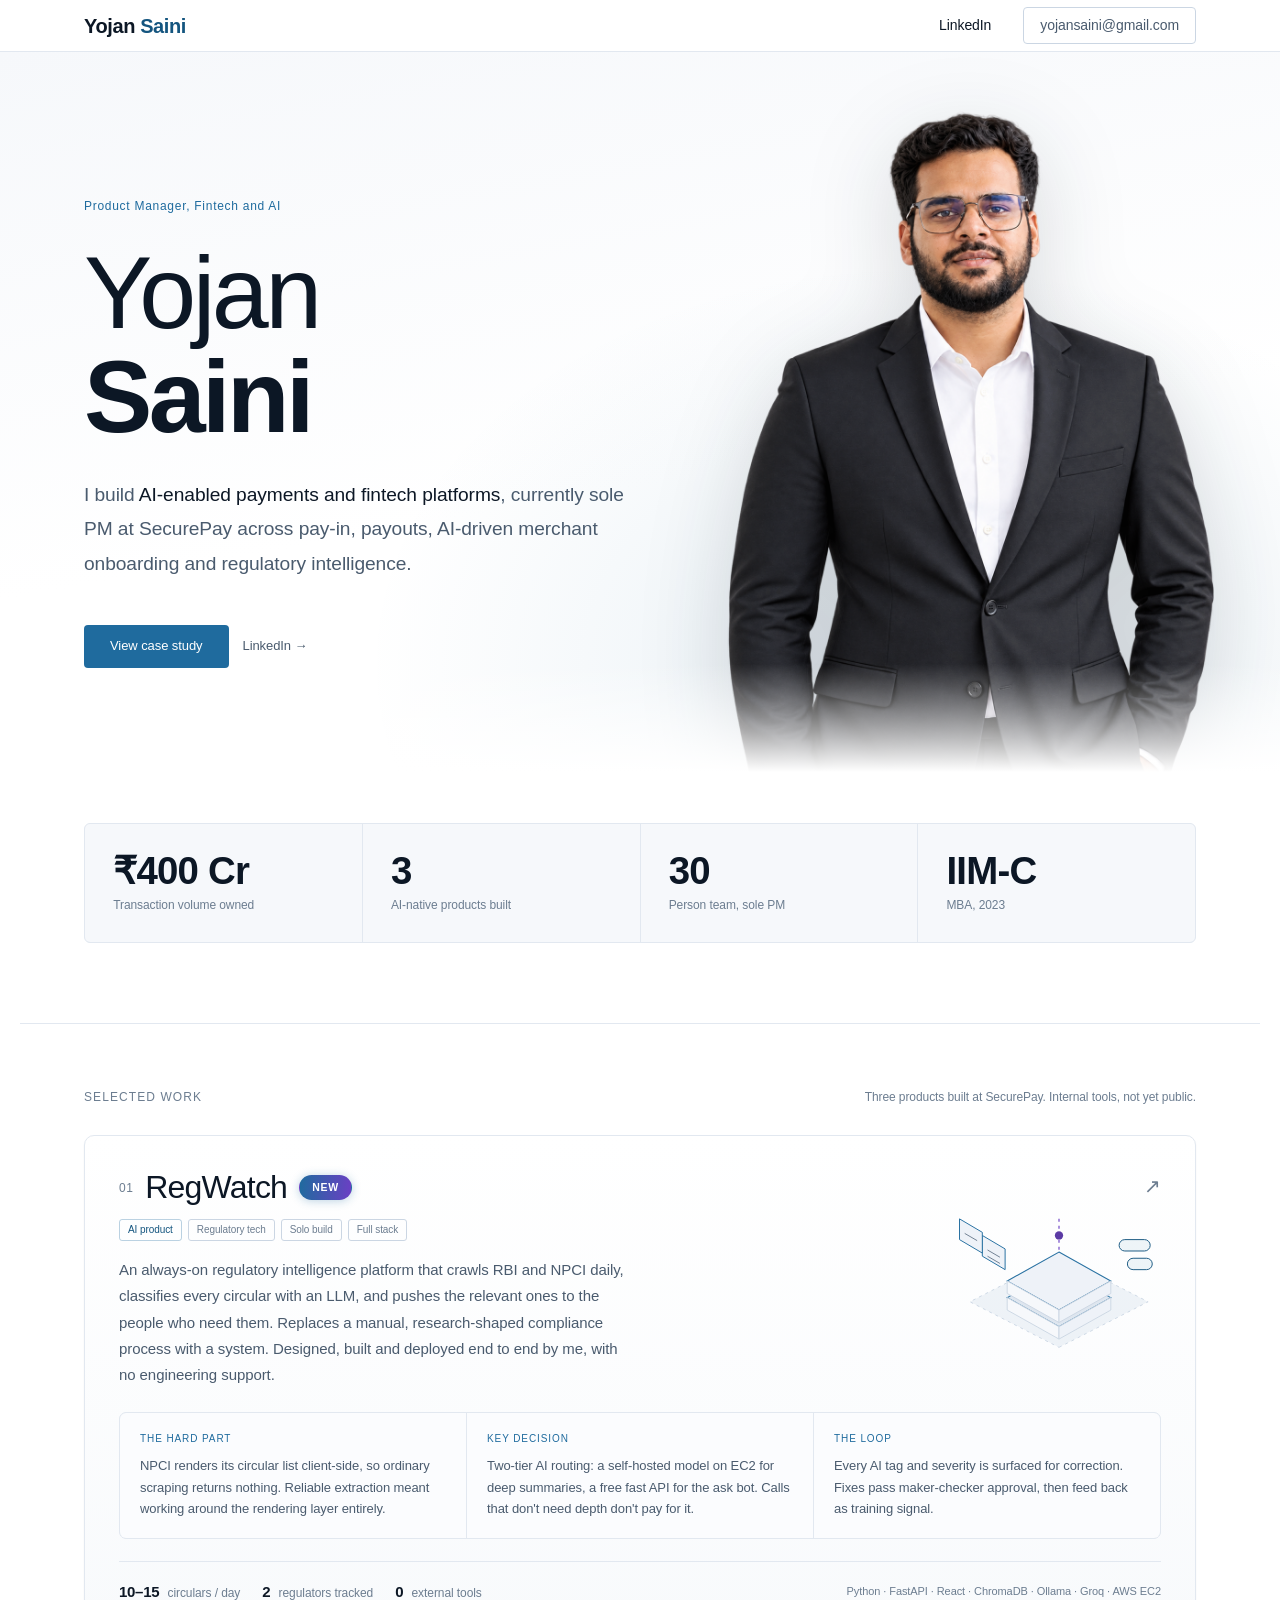
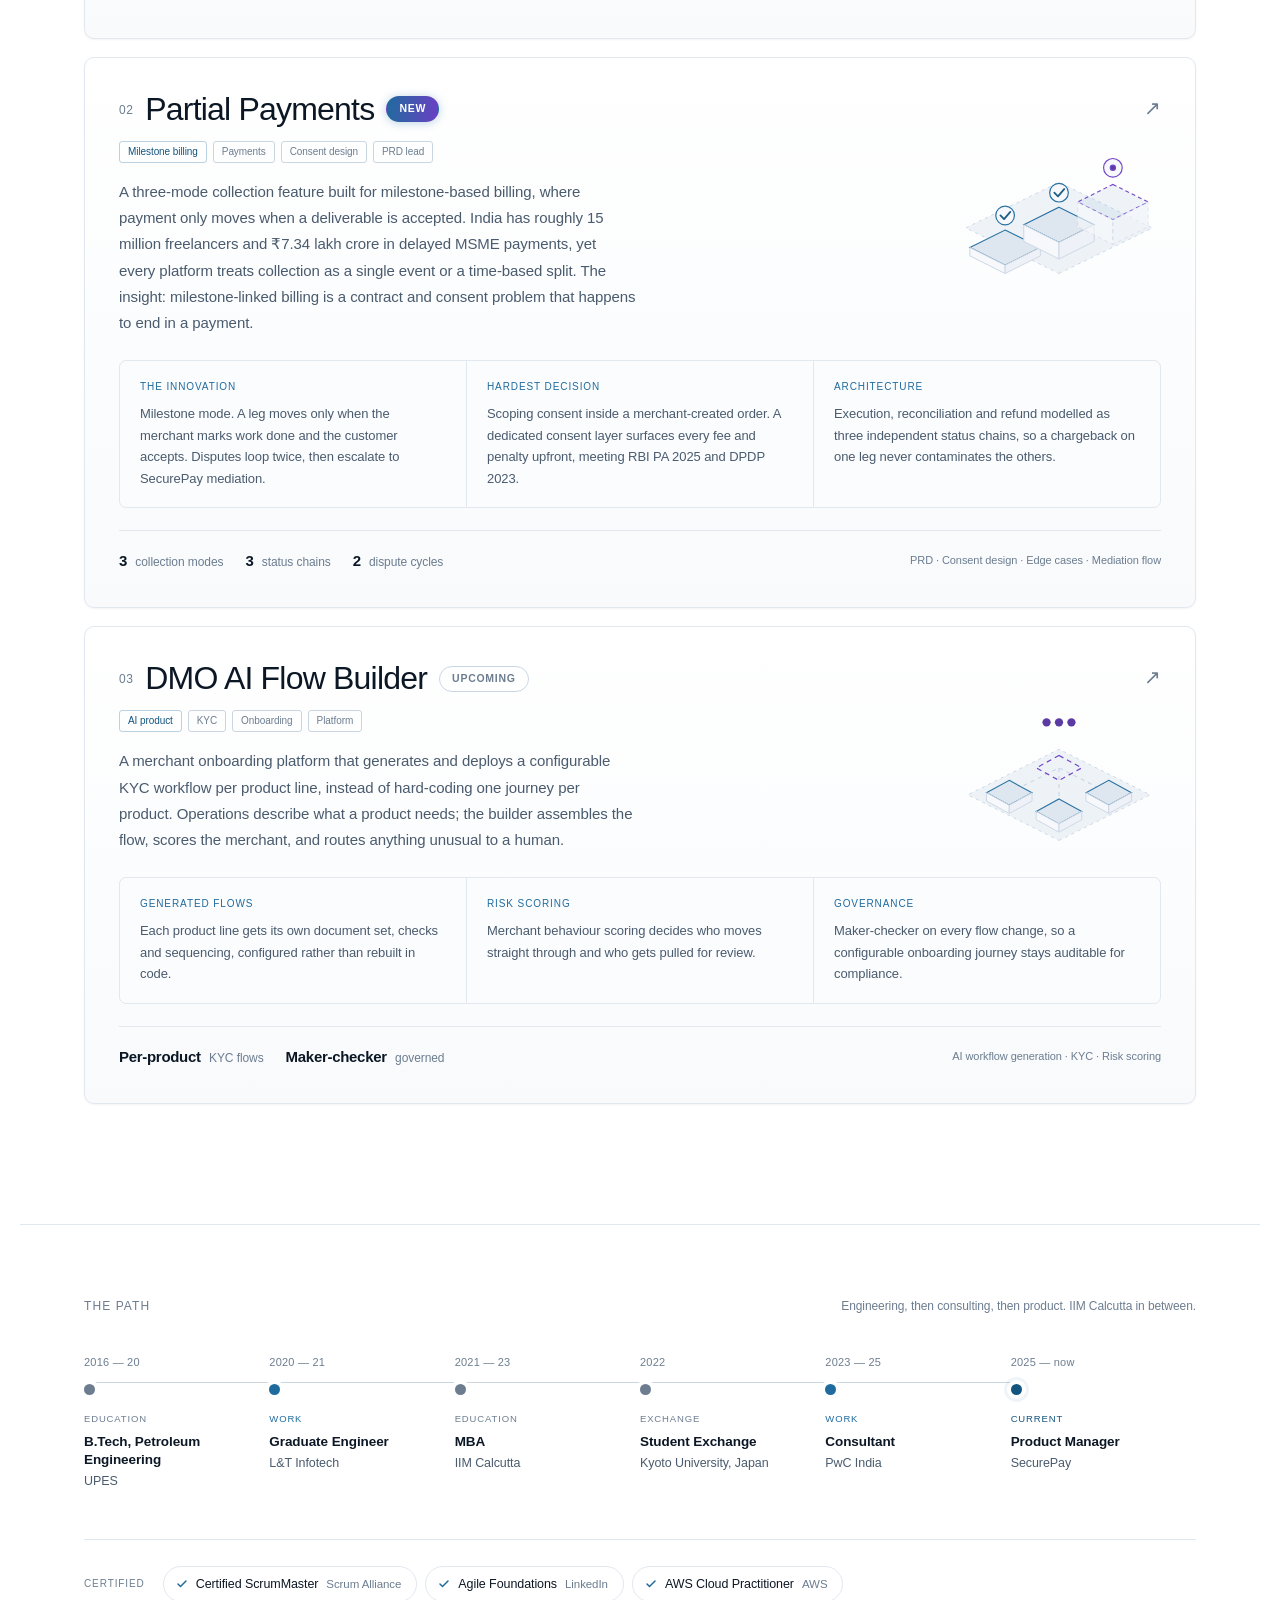
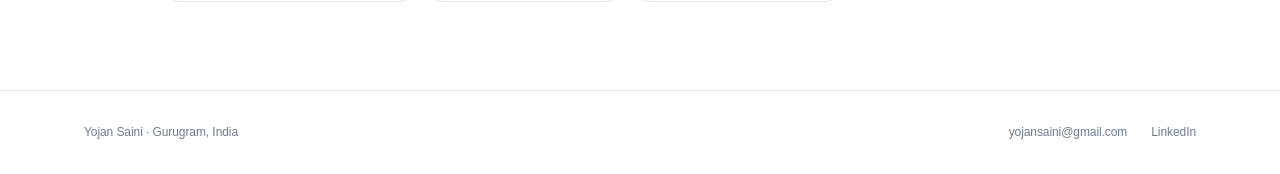
<file: index.html>
<!DOCTYPE html>
<html lang="en">
<head>
<meta charset="UTF-8">
<meta name="viewport" content="width=device-width, initial-scale=1">
<title>Yojan Saini</title>
<link rel="preconnect" href="https://api.fontshare.com">
<link rel="preconnect" href="https://cdn.fontshare.com" crossorigin>
<link href="https://api.fontshare.com/v2/css?f[]=general-sans@300,400,500,600,700&display=swap" rel="stylesheet">
<link rel="stylesheet" href="assets/css/style.css">
</head>
<body>

<nav class="site-nav">
  <a class="nav-id" href="index.html">Yojan <span>Saini</span></a>
  <div class="nav-right">
    <a href="https://linkedin.com/in/yojan-saini/" target="_blank">LinkedIn</a>
    <a href="mailto:yojansaini@gmail.com" class="nav-cta">yojansaini@gmail.com</a>
  </div>
</nav>

  <header class="hero">
    <div class="hero-bg">
      <img src="assets/profile-final.png" alt="Yojan Saini" width="440" height="560">
    </div>

    <div class="hero-inner">
      <p class="hero-pre">Product Manager, Fintech and AI</p>
      <h1 class="hero-name">Yojan<br><strong>Saini</strong></h1>
      <p class="hero-desc">
        I build <em>AI-enabled payments and fintech platforms</em>, currently sole PM at SecurePay across pay-in, payouts, AI-driven merchant onboarding and regulatory intelligence.
      </p>
      <div class="hero-actions">
        <a class="btn-primary" href="projects/regwatch.html" style="text-decoration:none">View case study</a>
        <a href="https://linkedin.com/in/yojan-saini/" target="_blank" class="btn-ghost">LinkedIn →</a>
      </div>
    </div>
  </header>

  <div class="hero-stats-wrap">
    <div class="hero-stats">
      <div class="stat-cell">
        <div class="stat-val">₹400 Cr</div>
        <div class="stat-desc">Transaction volume owned</div>
      </div>
      <div class="stat-cell">
        <div class="stat-val">3</div>
        <div class="stat-desc">AI-native products built</div>
      </div>
      <div class="stat-cell">
        <div class="stat-val">30</div>
        <div class="stat-desc">Person team, sole PM</div>
      </div>
      <div class="stat-cell">
        <div class="stat-val">IIM-C</div>
        <div class="stat-desc">MBA, 2023</div>
      </div>
    </div>
  </div>

  <div class="divider"></div>

  <div class="work-wrap">
    <div class="work-head">
      <p class="work-title">Selected work</p>
      <p class="work-note">Three products built at SecurePay. Internal tools, not yet public.</p>
    </div>

    <a class="pcard" href="projects/regwatch.html">
      <div class="pcard-top">
        <div class="pcard-lead">
          <span class="pcard-num">01</span>
          <h3 class="pcard-title">RegWatch</h3>
          <span class="pcard-status new">New</span>
        </div>
        <span class="pcard-arrow">↗</span>
      </div>
      <div class="pcard-art" aria-hidden="true">
        <svg viewBox="0 0 220 170" xmlns="http://www.w3.org/2000/svg">
          <!-- isometric: documents feeding a stack, scan beam, classified output -->
          <g class="iso">
            <!-- base platform -->
            <path class="iso-base" d="M110 148 L196 104 L110 60 L24 104 Z"/>
            <!-- server stack -->
            <g class="iso-stack">
              <path class="iso-top" d="M110 72 L160 100 L110 128 L60 100 Z"/>
              <path class="iso-l"   d="M60 100 L110 128 L110 140 L60 112 Z"/>
              <path class="iso-r"   d="M160 100 L110 128 L110 140 L160 112 Z"/>
              <path class="iso-top2" d="M110 56 L160 84 L110 112 L60 84 Z"/>
              <path class="iso-l"   d="M60 84 L110 112 L110 124 L60 96 Z"/>
              <path class="iso-r"   d="M160 84 L110 112 L110 124 L160 96 Z"/>
            </g>
            <!-- incoming documents -->
            <g class="iso-doc d1"><path d="M36 60 L58 73 L58 53 L36 40 Z"/><path class="ln2" d="M41 54 L53 61"/><path class="ln2" d="M41 60 L53 67"/></g>
            <g class="iso-doc d2"><path d="M14 44 L36 57 L36 37 L14 24 Z"/><path class="ln2" d="M19 38 L31 45"/></g>
            <!-- scan beam -->
            <path class="iso-beam" d="M110 24 L110 56"/>
            <circle class="iso-pulse" cx="110" cy="40" r="4"/>
            <!-- classified chips out -->
            <g class="iso-chip c1"><rect x="168" y="44" width="30" height="11" rx="5.5"/></g>
            <g class="iso-chip c2"><rect x="176" y="62" width="24" height="11" rx="5.5"/></g>
          </g>
        </svg>
      </div>

      <div class="pcard-tags">
        <span class="rtag ai">AI product</span>
        <span class="rtag">Regulatory tech</span>
        <span class="rtag">Solo build</span>
        <span class="rtag">Full stack</span>
      </div>

      <p class="pcard-sub">An always-on regulatory intelligence platform that crawls RBI and NPCI daily, classifies every circular with an LLM, and pushes the relevant ones to the people who need them. Replaces a manual, research-shaped compliance process with a system. Designed, built and deployed end to end by me, with no engineering support.</p>

      <div class="pcard-points">
        <div class="pp">
          <div class="pp-label">The hard part</div>
          <div class="pp-text">NPCI renders its circular list client-side, so ordinary scraping returns nothing. Reliable extraction meant working around the rendering layer entirely.</div>
        </div>
        <div class="pp">
          <div class="pp-label">Key decision</div>
          <div class="pp-text">Two-tier AI routing: a self-hosted model on EC2 for deep summaries, a free fast API for the ask bot. Calls that don't need depth don't pay for it.</div>
        </div>
        <div class="pp">
          <div class="pp-label">The loop</div>
          <div class="pp-text">Every AI tag and severity is surfaced for correction. Fixes pass maker-checker approval, then feed back as training signal.</div>
        </div>
      </div>

      <div class="pcard-foot">
        <div class="pcard-metrics">
          <span class="pm"><b>10–15</b> circulars / day</span>
          <span class="pm"><b>2</b> regulators tracked</span>
          <span class="pm"><b>0</b> external tools</span>
        </div>
        <div class="pcard-stack">Python · FastAPI · React · ChromaDB · Ollama · Groq · AWS EC2</div>
      </div>
    </a>

    <a class="pcard" href="projects/partial-payments.html">
      <div class="pcard-top">
        <div class="pcard-lead">
          <span class="pcard-num">02</span>
          <h3 class="pcard-title">Partial Payments</h3>
          <span class="pcard-status new">New</span>
        </div>
        <span class="pcard-arrow">↗</span>
      </div>
      <div class="pcard-art" aria-hidden="true">
        <svg viewBox="0 0 220 170" xmlns="http://www.w3.org/2000/svg">
          <!-- isometric: milestone steps, each gated by acceptance -->
          <g class="iso">
            <path class="iso-base" d="M110 152 L200 108 L110 64 L20 108 Z"/>
            <!-- step 1 (settled) -->
            <g class="iso-step s1">
              <path class="iso-top" d="M58 110 L92 127 L58 144 L24 127 Z"/>
              <path class="iso-l" d="M24 127 L58 144 L58 152 L24 135 Z"/>
              <path class="iso-r" d="M92 127 L58 144 L58 152 L92 135 Z"/>
            </g>
            <!-- step 2 (settled) -->
            <g class="iso-step s2">
              <path class="iso-top" d="M110 88 L144 105 L110 122 L76 105 Z"/>
              <path class="iso-l" d="M76 105 L110 122 L110 138 L76 121 Z"/>
              <path class="iso-r" d="M144 105 L110 122 L110 138 L144 121 Z"/>
            </g>
            <!-- step 3 (pending acceptance) -->
            <g class="iso-step s3 pend">
              <path class="iso-top" d="M162 66 L196 83 L162 100 L128 83 Z"/>
              <path class="iso-l" d="M128 83 L162 100 L162 124 L128 107 Z"/>
              <path class="iso-r" d="M196 83 L162 100 L162 124 L196 107 Z"/>
            </g>
            <!-- acceptance ticks -->
            <g class="iso-tick t1"><circle cx="58" cy="96" r="9"/><path class="chk" d="M53.5 96 L57 99.5 L63 92.5"/></g>
            <g class="iso-tick t2"><circle cx="110" cy="74" r="9"/><path class="chk" d="M105.5 74 L109 77.5 L115 70.5"/></g>
            <g class="iso-tick t3 wait"><circle cx="162" cy="50" r="9"/><circle class="wdot" cx="162" cy="50" r="2.5"/></g>
          </g>
        </svg>
      </div>

      <div class="pcard-tags">
        <span class="rtag ai">Milestone billing</span>
        <span class="rtag">Payments</span>
        <span class="rtag">Consent design</span>
        <span class="rtag">PRD lead</span>
      </div>

      <p class="pcard-sub">A three-mode collection feature built for milestone-based billing, where payment only moves when a deliverable is accepted. India has roughly 15 million freelancers and ₹7.34 lakh crore in delayed MSME payments, yet every platform treats collection as a single event or a time-based split. The insight: milestone-linked billing is a contract and consent problem that happens to end in a payment.</p>

      <div class="pcard-points">
        <div class="pp">
          <div class="pp-label">The innovation</div>
          <div class="pp-text">Milestone mode. A leg moves only when the merchant marks work done and the customer accepts. Disputes loop twice, then escalate to SecurePay mediation.</div>
        </div>
        <div class="pp">
          <div class="pp-label">Hardest decision</div>
          <div class="pp-text">Scoping consent inside a merchant-created order. A dedicated consent layer surfaces every fee and penalty upfront, meeting RBI PA 2025 and DPDP 2023.</div>
        </div>
        <div class="pp">
          <div class="pp-label">Architecture</div>
          <div class="pp-text">Execution, reconciliation and refund modelled as three independent status chains, so a chargeback on one leg never contaminates the others.</div>
        </div>
      </div>

      <div class="pcard-foot">
        <div class="pcard-metrics">
          <span class="pm"><b>3</b> collection modes</span>
          <span class="pm"><b>3</b> status chains</span>
          <span class="pm"><b>2</b> dispute cycles</span>
        </div>
        <div class="pcard-stack">PRD · Consent design · Edge cases · Mediation flow</div>
      </div>
    </a>

    <a class="pcard" href="projects/dmo-flow-builder.html">
      <div class="pcard-top">
        <div class="pcard-lead">
          <span class="pcard-num">03</span>
          <h3 class="pcard-title">DMO AI Flow Builder</h3>
          <span class="pcard-status upcoming">Upcoming</span>
        </div>
        <span class="pcard-arrow">↗</span>
      </div>
      <div class="pcard-art" aria-hidden="true">
        <svg viewBox="0 0 220 170" xmlns="http://www.w3.org/2000/svg">
          <!-- isometric: a KYC flow assembling itself, still being worked on -->
          <g class="iso">
            <path class="iso-base" d="M110 150 L198 106 L110 62 L22 106 Z"/>
            <!-- connectors -->
            <path class="iso-wire" d="M62 104 L110 80 L158 104"/>
            <path class="iso-wire" d="M110 80 L110 122"/>
            <!-- nodes -->
            <g class="iso-node n1"><path class="iso-top" d="M62 92 L84 104 L62 116 L40 104 Z"/><path class="iso-l" d="M40 104 L62 116 L62 124 L40 112 Z"/><path class="iso-r" d="M84 104 L62 116 L62 124 L84 112 Z"/></g>
            <g class="iso-node n2"><path class="iso-top" d="M158 92 L180 104 L158 116 L136 104 Z"/><path class="iso-l" d="M136 104 L158 116 L158 124 L136 112 Z"/><path class="iso-r" d="M180 104 L158 116 L158 124 L180 112 Z"/></g>
            <g class="iso-node n3"><path class="iso-top" d="M110 110 L132 122 L110 134 L88 122 Z"/><path class="iso-l" d="M88 122 L110 134 L110 142 L88 130 Z"/><path class="iso-r" d="M132 122 L110 134 L110 142 L132 130 Z"/></g>
            <!-- node being generated: dashed ghost -->
            <g class="iso-ghost"><path d="M110 68 L132 80 L110 92 L88 80 Z"/></g>
            <!-- thinking indicator -->
            <g class="think">
              <circle class="td td1" cx="98" cy="36" r="4"/>
              <circle class="td td2" cx="110" cy="36" r="4"/>
              <circle class="td td3" cx="122" cy="36" r="4"/>
            </g>
          </g>
        </svg>
      </div>

      <div class="pcard-tags">
        <span class="rtag ai">AI product</span>
        <span class="rtag">KYC</span>
        <span class="rtag">Onboarding</span>
        <span class="rtag">Platform</span>
      </div>

      <p class="pcard-sub">A merchant onboarding platform that generates and deploys a configurable KYC workflow per product line, instead of hard-coding one journey per product. Operations describe what a product needs; the builder assembles the flow, scores the merchant, and routes anything unusual to a human.</p>

      <div class="pcard-points">
        <div class="pp">
          <div class="pp-label">Generated flows</div>
          <div class="pp-text">Each product line gets its own document set, checks and sequencing, configured rather than rebuilt in code.</div>
        </div>
        <div class="pp">
          <div class="pp-label">Risk scoring</div>
          <div class="pp-text">Merchant behaviour scoring decides who moves straight through and who gets pulled for review.</div>
        </div>
        <div class="pp">
          <div class="pp-label">Governance</div>
          <div class="pp-text">Maker-checker on every flow change, so a configurable onboarding journey stays auditable for compliance.</div>
        </div>
      </div>

      <div class="pcard-foot">
        <div class="pcard-metrics">
          <span class="pm"><b>Per-product</b> KYC flows</span>
          <span class="pm"><b>Maker-checker</b> governed</span>
        </div>
        <div class="pcard-stack">AI workflow generation · KYC · Risk scoring</div>
      </div>
    </a>
  </div>

  <div class="divider"></div>

  <section class="path-wrap">
    <div class="bg-head">
      <p class="work-title">The path</p>
      <p class="work-note">Engineering, then consulting, then product. IIM Calcutta in between.</p>
    </div>

    <div class="path-scroll">
      <ol class="path">
        <li class="node edu">
          <span class="node-yr">2016 — 20</span>
          <span class="node-dot"></span>
          <span class="node-kind">Education</span>
          <span class="node-role">B.Tech, Petroleum Engineering</span>
          <span class="node-org">UPES</span>
        </li>
        <li class="node work">
          <span class="node-yr">2020 — 21</span>
          <span class="node-dot"></span>
          <span class="node-kind">Work</span>
          <span class="node-role">Graduate Engineer</span>
          <span class="node-org">L&amp;T Infotech</span>
        </li>
        <li class="node edu">
          <span class="node-yr">2021 — 23</span>
          <span class="node-dot"></span>
          <span class="node-kind">Education</span>
          <span class="node-role">MBA</span>
          <span class="node-org">IIM Calcutta</span>
        </li>
        <li class="node edu">
          <span class="node-yr">2022</span>
          <span class="node-dot"></span>
          <span class="node-kind">Exchange</span>
          <span class="node-role">Student Exchange</span>
          <span class="node-org">Kyoto University, Japan</span>
        </li>
        <li class="node work">
          <span class="node-yr">2023 — 25</span>
          <span class="node-dot"></span>
          <span class="node-kind">Work</span>
          <span class="node-role">Consultant</span>
          <span class="node-org">PwC India</span>
        </li>
        <li class="node work now">
          <span class="node-yr">2025 — now</span>
          <span class="node-dot"></span>
          <span class="node-kind">Current</span>
          <span class="node-role">Product Manager</span>
          <span class="node-org">SecurePay</span>
        </li>
      </ol>
    </div>

    <div class="creds">
      <span class="creds-label">Certified</span>
      <div class="creds-list">
        <span class="chip"><svg viewBox="0 0 24 24" aria-hidden="true"><polyline points="20 6 9 17 4 12"/></svg>Certified ScrumMaster <i>Scrum Alliance</i></span>
        <span class="chip"><svg viewBox="0 0 24 24" aria-hidden="true"><polyline points="20 6 9 17 4 12"/></svg>Agile Foundations <i>LinkedIn</i></span>
        <span class="chip"><svg viewBox="0 0 24 24" aria-hidden="true"><polyline points="20 6 9 17 4 12"/></svg>AWS Cloud Practitioner <i>AWS</i></span>
      </div>
    </div>
  </section>

<footer>
  <span class="footer-l">Yojan Saini · Gurugram, India</span>
  <div class="footer-r">
    <a href="mailto:yojansaini@gmail.com">yojansaini@gmail.com</a>
    <a href="https://linkedin.com/in/yojan-saini/" target="_blank">LinkedIn</a>
  </div>
</footer>
</body></html>
</file>
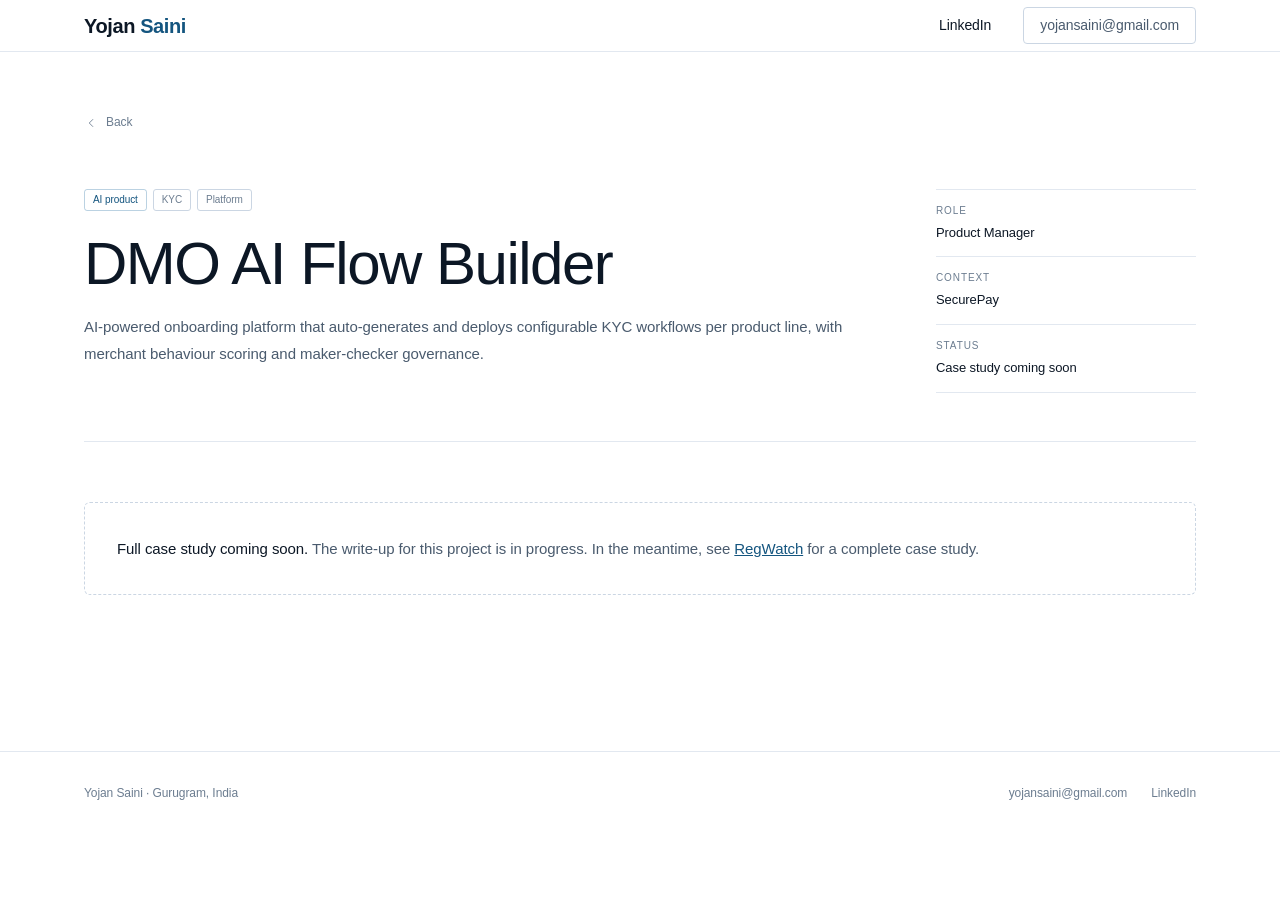
<file: projects/dmo-flow-builder.html>
<!DOCTYPE html>
<html lang="en">
<head>
<meta charset="UTF-8">
<meta name="viewport" content="width=device-width, initial-scale=1">
<title>DMO AI Flow Builder · Yojan Saini</title>
<link rel="preconnect" href="https://api.fontshare.com">
<link rel="preconnect" href="https://cdn.fontshare.com" crossorigin>
<link href="https://api.fontshare.com/v2/css?f[]=general-sans@300,400,500,600,700&display=swap" rel="stylesheet">
<link rel="stylesheet" href="../assets/css/style.css">
</head>
<body>

<nav class="site-nav">
  <a class="nav-id" href="../index.html">Yojan <span>Saini</span></a>
  <div class="nav-right">
    <a href="https://linkedin.com/in/yojan-saini/" target="_blank">LinkedIn</a>
    <a href="mailto:yojansaini@gmail.com" class="nav-cta">yojansaini@gmail.com</a>
  </div>
</nav>

<div class="cs-wrap">
  <a class="back" href="../index.html"><svg viewBox="0 0 24 24"><polyline points="15 18 9 12 15 6"/></svg>Back</a>
  <div class="cs-header">
    <div>
      <div class="cs-tags"><span class="rtag ai">AI product</span><span class="rtag">KYC</span><span class="rtag">Platform</span></div>
      <h1 class="cs-title">DMO AI Flow Builder</h1>
      <p class="cs-lead">AI-powered onboarding platform that auto-generates and deploys configurable KYC workflows per product line, with merchant behaviour scoring and maker-checker governance.</p>
    </div>
    <div>
      <div class="spec-item"><div class="spec-label">Role</div><div class="spec-val">Product Manager</div></div>
      <div class="spec-item"><div class="spec-label">Context</div><div class="spec-val">SecurePay</div></div>
      <div class="spec-item"><div class="spec-label">Status</div><div class="spec-val">Case study coming soon</div></div>
    </div>
  </div>
  <div class="cs-soon"><strong>Full case study coming soon.</strong> The write-up for this project is in progress. In the meantime, see <a href="regwatch.html" style="color:var(--accent2)">RegWatch</a> for a complete case study.</div>
</div>

<footer>
  <span class="footer-l">Yojan Saini · Gurugram, India</span>
  <div class="footer-r">
    <a href="mailto:yojansaini@gmail.com">yojansaini@gmail.com</a>
    <a href="https://linkedin.com/in/yojan-saini/" target="_blank">LinkedIn</a>
  </div>
</footer>
</body></html>
</file>
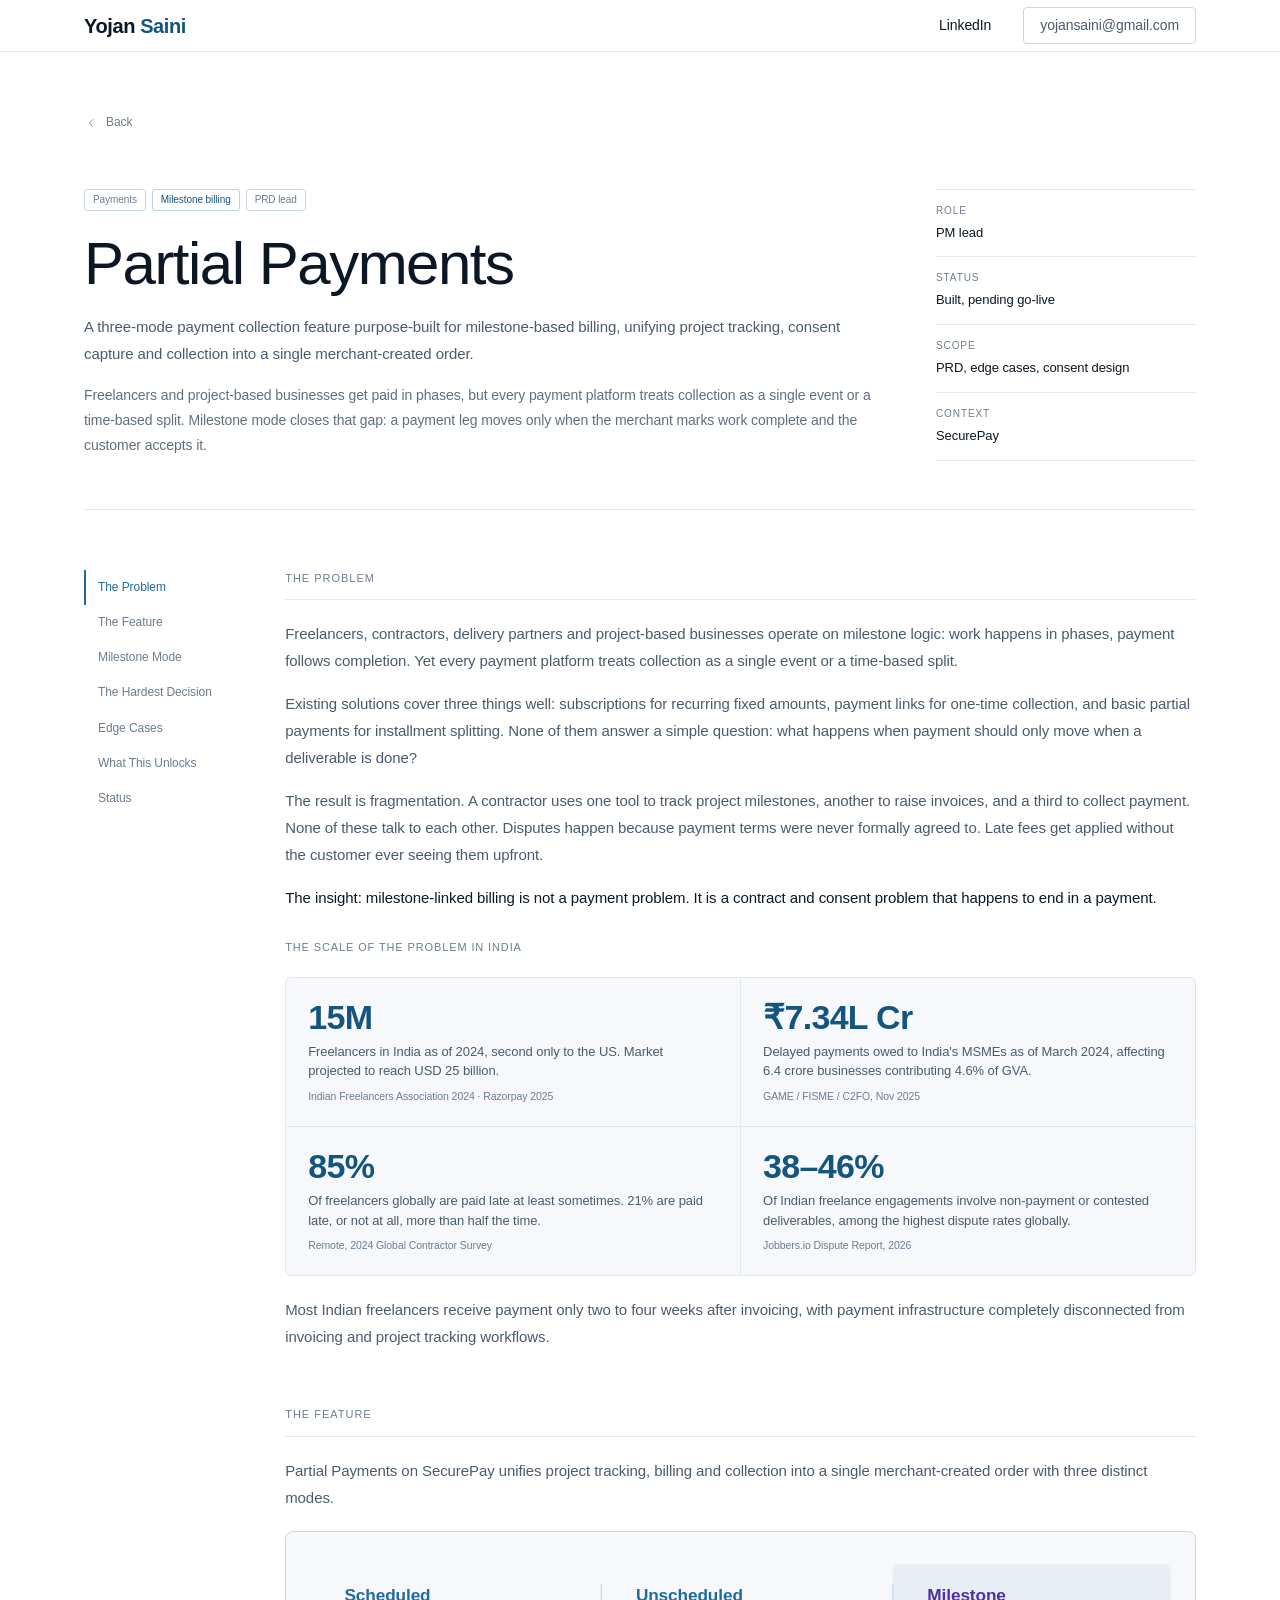
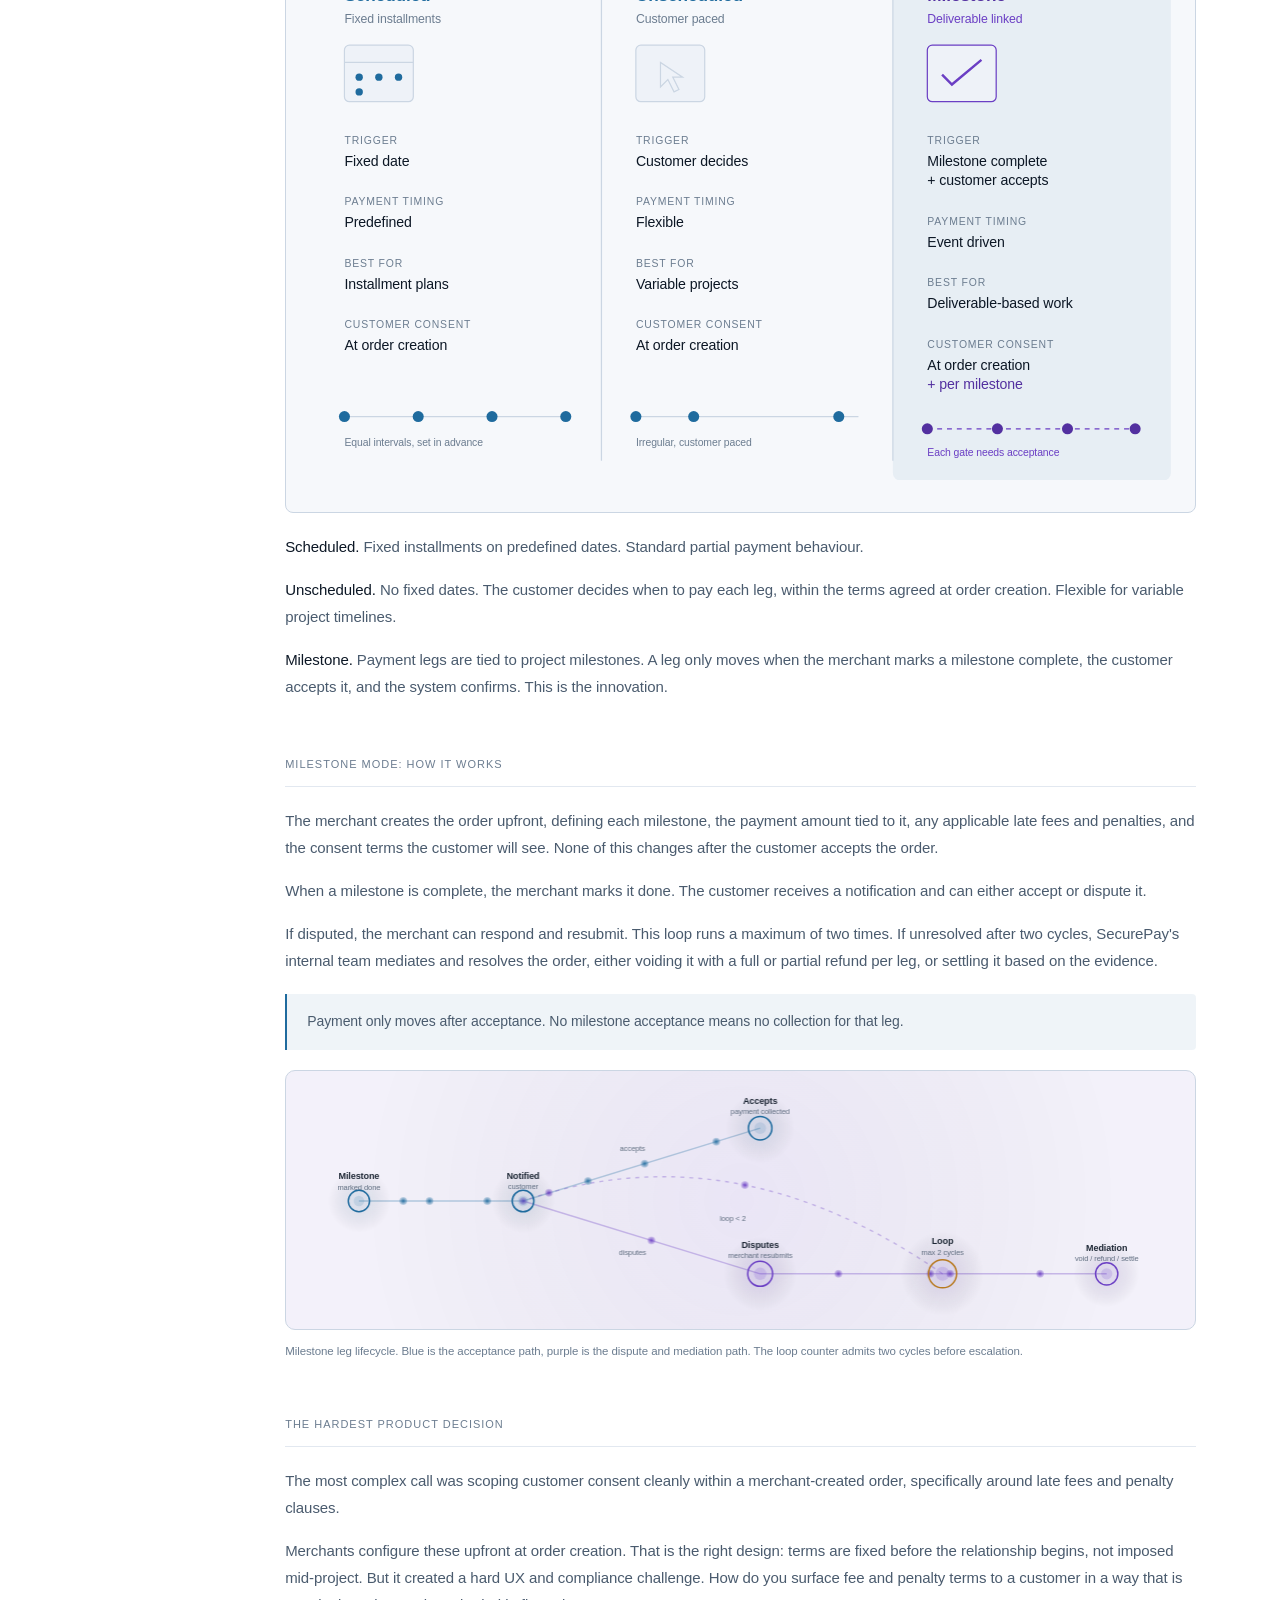
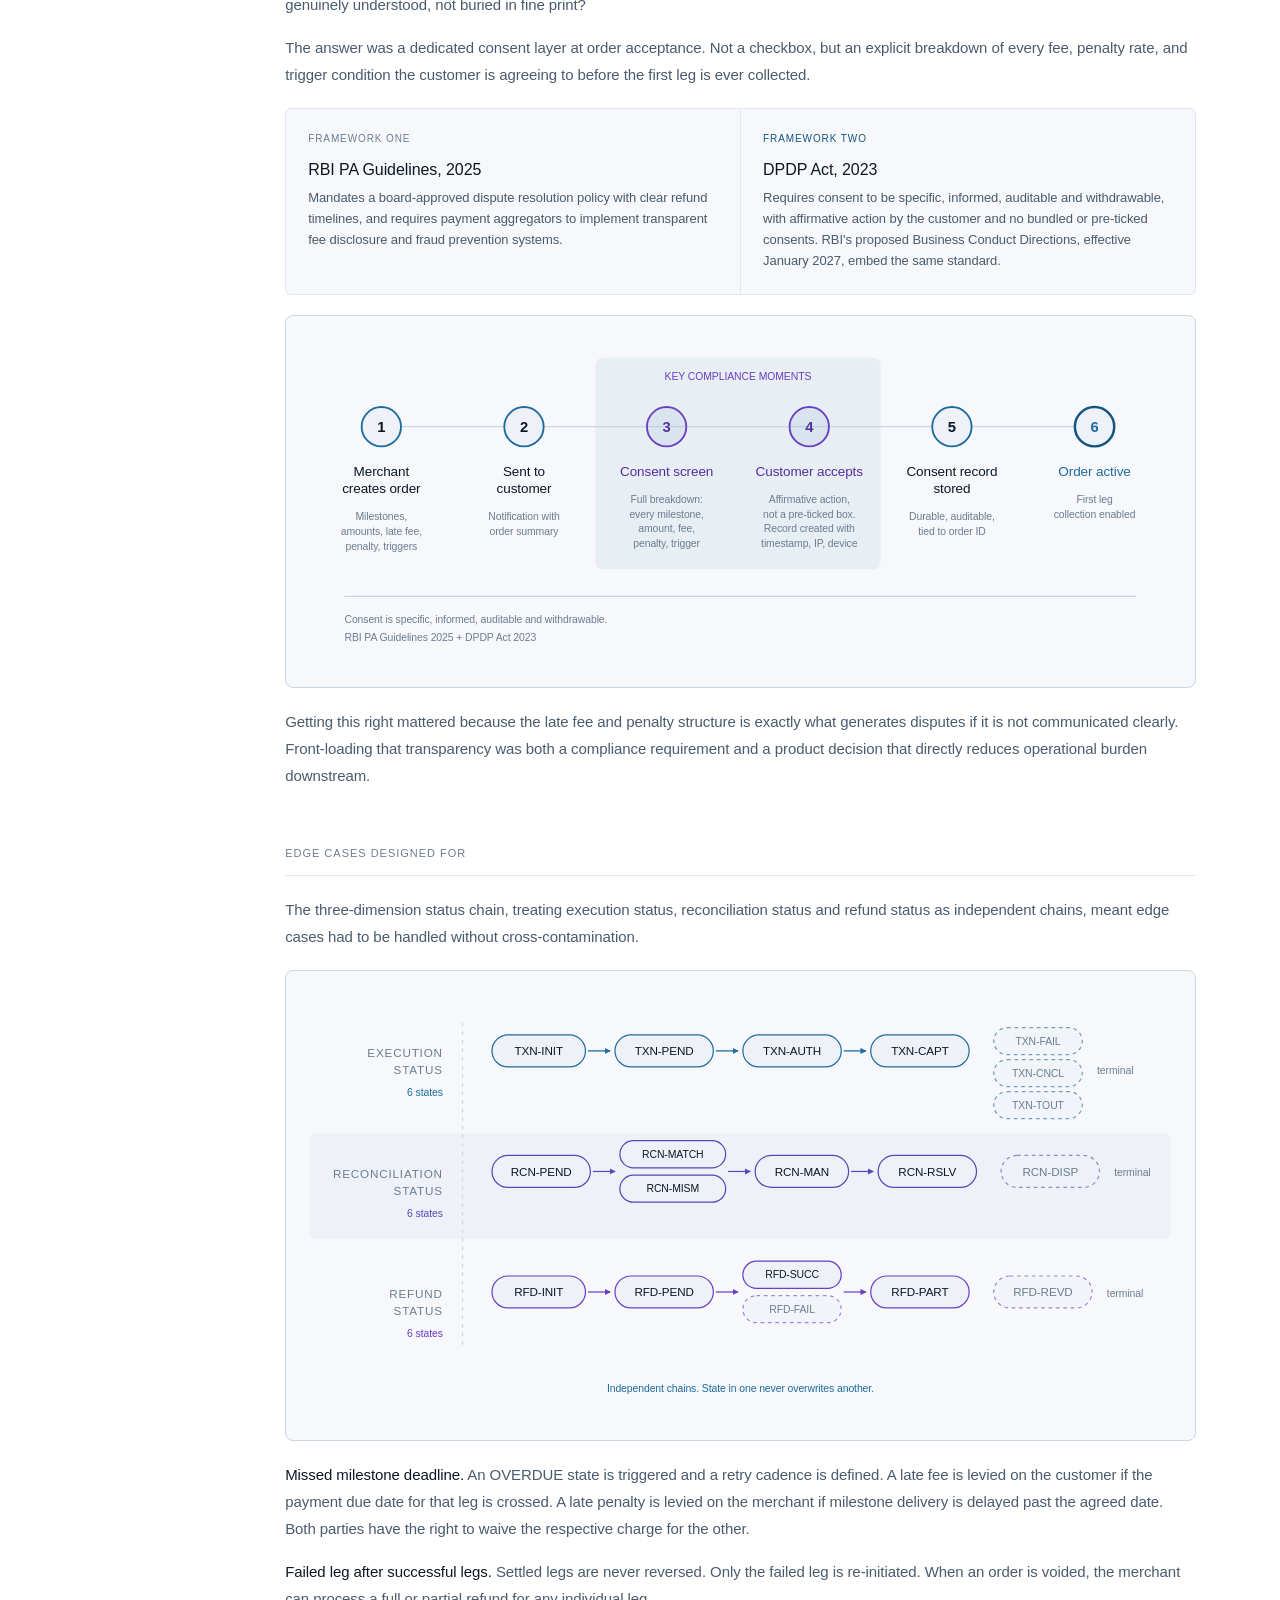
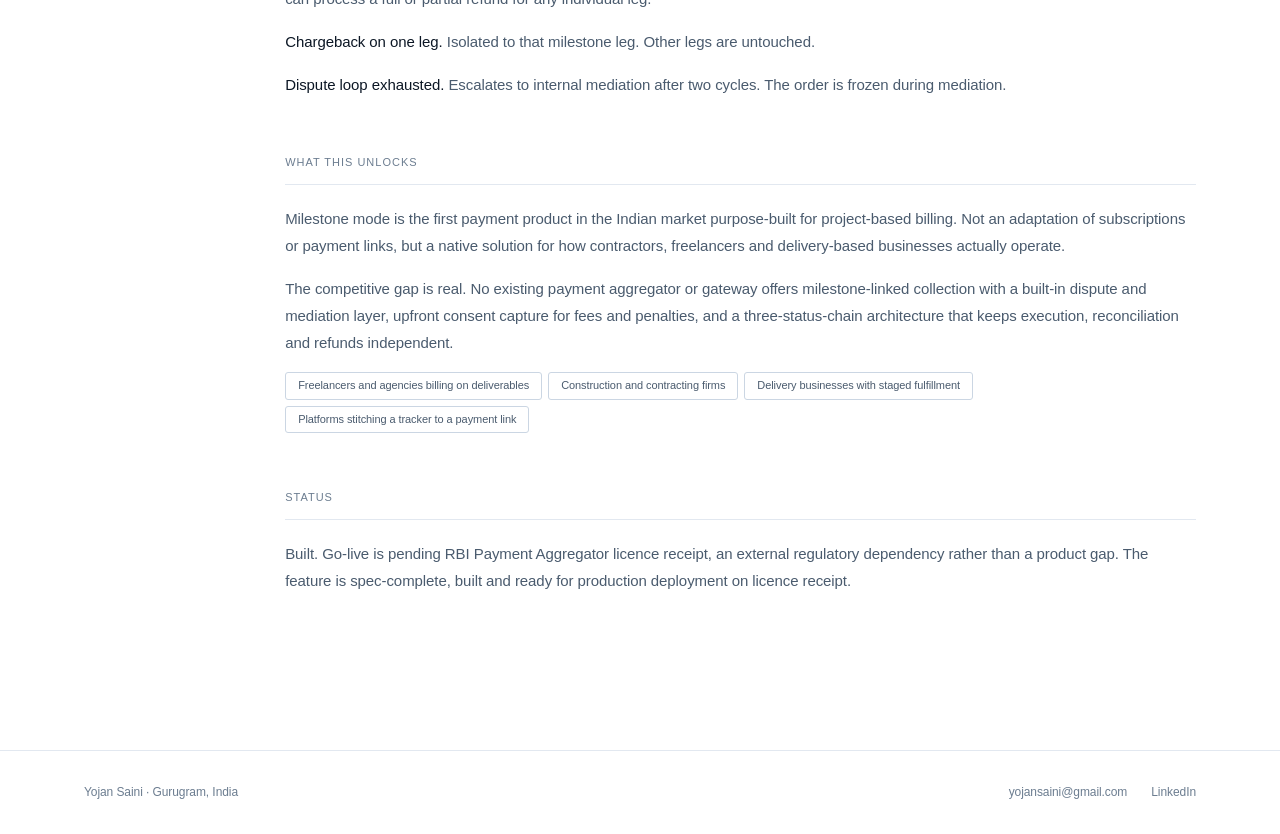
<file: projects/partial-payments.html>
<!DOCTYPE html>
<html lang="en">
<head>
<meta charset="UTF-8">
<meta name="viewport" content="width=device-width, initial-scale=1">
<title>Partial Payments · Yojan Saini</title>
<link rel="preconnect" href="https://api.fontshare.com">
<link rel="preconnect" href="https://cdn.fontshare.com" crossorigin>
<link href="https://api.fontshare.com/v2/css?f[]=general-sans@300,400,500,600,700&display=swap" rel="stylesheet">
<link rel="stylesheet" href="../assets/css/style.css">
</head>
<body>

<nav class="site-nav">
  <a class="nav-id" href="../index.html">Yojan <span>Saini</span></a>
  <div class="nav-right">
    <a href="https://linkedin.com/in/yojan-saini/" target="_blank">LinkedIn</a>
    <a href="mailto:yojansaini@gmail.com" class="nav-cta">yojansaini@gmail.com</a>
  </div>
</nav>

  <div class="cs-wrap">
    <a class="back" href="../index.html"><svg viewBox="0 0 24 24"><polyline points="15 18 9 12 15 6"/></svg>Back</a>

    <div class="cs-header">
      <div>
        <div class="cs-tags">
          <span class="rtag">Payments</span>
          <span class="rtag ai">Milestone billing</span>
          <span class="rtag">PRD lead</span>
        </div>
        <h1 class="cs-title">Partial Payments</h1>
        <p class="cs-lead">A three-mode payment collection feature purpose-built for milestone-based billing, unifying project tracking, consent capture and collection into a single merchant-created order.</p>
        <p class="cs-lead-2">Freelancers and project-based businesses get paid in phases, but every payment platform treats collection as a single event or a time-based split. Milestone mode closes that gap: a payment leg moves only when the merchant marks work complete and the customer accepts it.</p>
      </div>
      <div>
        <div class="spec-item"><div class="spec-label">Role</div><div class="spec-val">PM lead</div></div>
        <div class="spec-item"><div class="spec-label">Status</div><div class="spec-val">Built, pending go-live</div></div>
        <div class="spec-item"><div class="spec-label">Scope</div><div class="spec-val">PRD, edge cases, consent design</div></div>
        <div class="spec-item"><div class="spec-label">Context</div><div class="spec-val">SecurePay</div></div>
      </div>
    </div>

    <div class="cs-body">
      <nav class="cs-rail">
        <a class="cs-rail-item act" href="#s-problem">The Problem</a>
        <a class="cs-rail-item" href="#s-feature">The Feature</a>
        <a class="cs-rail-item" href="#s-milestone">Milestone Mode</a>
        <a class="cs-rail-item" href="#s-decision">The Hardest Decision</a>
        <a class="cs-rail-item" href="#s-edge">Edge Cases</a>
        <a class="cs-rail-item" href="#s-unlocks">What This Unlocks</a>
        <a class="cs-rail-item" href="#s-status">Status</a>
      </nav>

      <div class="cs-content">

        <!-- ============ PROBLEM ============ -->
        <div class="cs-section" id="s-problem">
          <p class="cs-section-label">The Problem</p>
          <div class="cs-text">
            <p>Freelancers, contractors, delivery partners and project-based businesses operate on milestone logic: work happens in phases, payment follows completion. Yet every payment platform treats collection as a single event or a time-based split.</p>
            <p>Existing solutions cover three things well: subscriptions for recurring fixed amounts, payment links for one-time collection, and basic partial payments for installment splitting. None of them answer a simple question: what happens when payment should only move when a deliverable is done?</p>
            <p>The result is fragmentation. A contractor uses one tool to track project milestones, another to raise invoices, and a third to collect payment. None of these talk to each other. Disputes happen because payment terms were never formally agreed to. Late fees get applied without the customer ever seeing them upfront.</p>
            <p><strong>The insight: milestone-linked billing is not a payment problem. It is a contract and consent problem that happens to end in a payment.</strong></p>
          </div>

          <p class="stat-strip-label">The scale of the problem in India</p>
          <div class="impact">
            <div class="impact-cell">
              <div class="impact-num">15M</div>
              <div class="impact-desc">Freelancers in India as of 2024, second only to the US. Market projected to reach USD 25 billion.<cite>Indian Freelancers Association 2024 · Razorpay 2025</cite></div>
            </div>
            <div class="impact-cell">
              <div class="impact-num">₹7.34L Cr</div>
              <div class="impact-desc">Delayed payments owed to India's MSMEs as of March 2024, affecting 6.4 crore businesses contributing 4.6% of GVA.<cite>GAME / FISME / C2FO, Nov 2025</cite></div>
            </div>
            <div class="impact-cell">
              <div class="impact-num">85%</div>
              <div class="impact-desc">Of freelancers globally are paid late at least sometimes. 21% are paid late, or not at all, more than half the time.<cite>Remote, 2024 Global Contractor Survey</cite></div>
            </div>
            <div class="impact-cell">
              <div class="impact-num">38–46%</div>
              <div class="impact-desc">Of Indian freelance engagements involve non-payment or contested deliverables, among the highest dispute rates globally.<cite>Jobbers.io Dispute Report, 2026</cite></div>
            </div>
          </div>
          <div class="cs-text">
            <p>Most Indian freelancers receive payment only two to four weeks after invoicing, with payment infrastructure completely disconnected from invoicing and project tracking workflows.</p>
          </div>
        </div>

        <!-- ============ THE FEATURE ============ -->
        <div class="cs-section" id="s-feature">
          <p class="cs-section-label">The Feature</p>
          <div class="cs-text">
            <p>Partial Payments on SecurePay unifies project tracking, billing and collection into a single merchant-created order with three distinct modes.</p>
          </div>

          <!-- VISUAL 2: three modes comparison -->
          <div class="arch-wrap">
            <svg width="100%" viewBox="0 0 700 420" role="img" xmlns="http://www.w3.org/2000/svg">
              <title>Scheduled, Unscheduled and Milestone modes compared</title>

              <!-- milestone column highlight -->
              <rect class="col-hl" x="474" y="0" width="226" height="420" rx="6"/>

              <!-- dividers -->
              <line class="ln" x1="237" y1="16" x2="237" y2="404" stroke-width="1"/>
              <line class="ln" x1="474" y1="16" x2="474" y2="404" stroke-width="1"/>

              <!-- ---------- SCHEDULED ---------- -->
              <text class="mode-h ta" x="28" y="30">Scheduled</text>
              <text class="mode-sub t3" x="28" y="48">Fixed installments</text>

              <!-- calendar glyph -->
              <rect class="box" x="28" y="66" width="56" height="46" rx="4" stroke-width="1"/>
              <line class="ln" x1="28" y1="80" x2="84" y2="80" stroke-width="1"/>
              <circle class="dot-a" cx="40" cy="92" r="3"/>
              <circle class="dot-a" cx="56" cy="92" r="3"/>
              <circle class="dot-a" cx="72" cy="92" r="3"/>
              <circle class="dot-a" cx="40" cy="104" r="3"/>

              <text class="pk t3" x="28" y="146">TRIGGER</text>
              <text class="pv t1" x="28" y="164">Fixed date</text>
              <text class="pk t3" x="28" y="196">PAYMENT TIMING</text>
              <text class="pv t1" x="28" y="214">Predefined</text>
              <text class="pk t3" x="28" y="246">BEST FOR</text>
              <text class="pv t1" x="28" y="264">Installment plans</text>
              <text class="pk t3" x="28" y="296">CUSTOMER CONSENT</text>
              <text class="pv t1" x="28" y="314">At order creation</text>

              <!-- timeline: evenly spaced -->
              <line class="ln" x1="28" y1="368" x2="209" y2="368" stroke-width="1"/>
              <circle class="dot-a" cx="28" cy="368" r="4.5"/>
              <circle class="dot-a" cx="88" cy="368" r="4.5"/>
              <circle class="dot-a" cx="148" cy="368" r="4.5"/>
              <circle class="dot-a" cx="208" cy="368" r="4.5"/>
              <text class="tiny t3" x="28" y="392">Equal intervals, set in advance</text>

              <!-- ---------- UNSCHEDULED ---------- -->
              <text class="mode-h ta" x="265" y="30">Unscheduled</text>
              <text class="mode-sub t3" x="265" y="48">Customer paced</text>

              <!-- cursor / action glyph -->
              <rect class="box" x="265" y="66" width="56" height="46" rx="4" stroke-width="1"/>
              <path class="ln" d="M285 80 L285 100 L291 94 L296 104 L300 102 L295 92 L303 92 Z" stroke-width="1"/>

              <text class="pk t3" x="265" y="146">TRIGGER</text>
              <text class="pv t1" x="265" y="164">Customer decides</text>
              <text class="pk t3" x="265" y="196">PAYMENT TIMING</text>
              <text class="pv t1" x="265" y="214">Flexible</text>
              <text class="pk t3" x="265" y="246">BEST FOR</text>
              <text class="pv t1" x="265" y="264">Variable projects</text>
              <text class="pk t3" x="265" y="296">CUSTOMER CONSENT</text>
              <text class="pv t1" x="265" y="314">At order creation</text>

              <!-- timeline: irregular -->
              <line class="ln" x1="265" y1="368" x2="446" y2="368" stroke-width="1"/>
              <circle class="dot-a" cx="265" cy="368" r="4.5"/>
              <circle class="dot-a" cx="312" cy="368" r="4.5"/>
              <circle class="dot-a" cx="430" cy="368" r="4.5"/>
              <text class="tiny t3" x="265" y="392">Irregular, customer paced</text>

              <!-- ---------- MILESTONE ---------- -->
              <text class="mode-h tp2" x="502" y="30">Milestone</text>
              <text class="mode-sub tp" x="502" y="48">Deliverable linked</text>

              <!-- checkpoint glyph -->
              <rect class="box ai" x="502" y="66" width="56" height="46" rx="4" stroke-width="1"/>
              <path class="lnp" d="M514 90 L522 98 L546 78" stroke-width="2" fill="none"/>

              <text class="pk t3" x="502" y="146">TRIGGER</text>
              <text class="pv t1" x="502" y="164">Milestone complete</text>
              <text class="pv t1" x="502" y="180">+ customer accepts</text>
              <text class="pk t3" x="502" y="212">PAYMENT TIMING</text>
              <text class="pv t1" x="502" y="230">Event driven</text>
              <text class="pk t3" x="502" y="262">BEST FOR</text>
              <text class="pv t1" x="502" y="280">Deliverable-based work</text>
              <text class="pk t3" x="502" y="312">CUSTOMER CONSENT</text>
              <text class="pv t1" x="502" y="330">At order creation</text>
              <text class="pv tp2" x="502" y="346">+ per milestone</text>

              <!-- timeline: gated -->
              <line class="lnp" x1="502" y1="378" x2="672" y2="378" stroke-width="1" stroke-dasharray="4 4"/>
              <circle class="dot-p" cx="502" cy="378" r="4.5"/>
              <circle class="dot-p" cx="559" cy="378" r="4.5"/>
              <circle class="dot-p" cx="616" cy="378" r="4.5"/>
              <circle class="dot-p" cx="671" cy="378" r="4.5"/>
              <text class="tiny tp" x="502" y="400">Each gate needs acceptance</text>
            </svg>
          </div>

          <div class="cs-text">
            <p><strong>Scheduled.</strong> Fixed installments on predefined dates. Standard partial payment behaviour.</p>
            <p><strong>Unscheduled.</strong> No fixed dates. The customer decides when to pay each leg, within the terms agreed at order creation. Flexible for variable project timelines.</p>
            <p><strong>Milestone.</strong> Payment legs are tied to project milestones. A leg only moves when the merchant marks a milestone complete, the customer accepts it, and the system confirms. This is the innovation.</p>
          </div>
        </div>

        <!-- ============ MILESTONE MODE ============ -->
        <div class="cs-section" id="s-milestone">
          <p class="cs-section-label">Milestone Mode: How It Works</p>
          <div class="cs-text">
            <p>The merchant creates the order upfront, defining each milestone, the payment amount tied to it, any applicable late fees and penalties, and the consent terms the customer will see. None of this changes after the customer accepts the order.</p>
            <p>When a milestone is complete, the merchant marks it done. The customer receives a notification and can either accept or dispute it.</p>
            <p>If disputed, the merchant can respond and resubmit. This loop runs a maximum of two times. If unresolved after two cycles, SecurePay's internal team mediates and resolves the order, either voiding it with a full or partial refund per leg, or settling it based on the evidence.</p>
          </div>
          <div class="callout">
            Payment only moves after acceptance. No milestone acceptance means no collection for that leg.
          </div>

          <!-- VISUAL 1: animated acceptance loop -->
          <div class="rw-graphic-wrap">
            <canvas id="ppCanvas"></canvas>
          </div>
          <p class="fig-note">Milestone leg lifecycle. Blue is the acceptance path, purple is the dispute and mediation path. The loop counter admits two cycles before escalation.</p>
        </div>

        <!-- ============ HARDEST DECISION ============ -->
        <div class="cs-section" id="s-decision">
          <p class="cs-section-label">The Hardest Product Decision</p>
          <div class="cs-text">
            <p>The most complex call was scoping customer consent cleanly within a merchant-created order, specifically around late fees and penalty clauses.</p>
            <p>Merchants configure these upfront at order creation. That is the right design: terms are fixed before the relationship begins, not imposed mid-project. But it created a hard UX and compliance challenge. How do you surface fee and penalty terms to a customer in a way that is genuinely understood, not buried in fine print?</p>
            <p>The answer was a dedicated consent layer at order acceptance. Not a checkbox, but an explicit breakdown of every fee, penalty rate, and trigger condition the customer is agreeing to before the first leg is ever collected.</p>
          </div>

          <div class="routing">
            <div class="routing-cell">
              <div class="routing-type">Framework one</div>
              <div class="routing-name">RBI PA Guidelines, 2025</div>
              <div class="routing-detail">Mandates a board-approved dispute resolution policy with clear refund timelines, and requires payment aggregators to implement transparent fee disclosure and fraud prevention systems.</div>
            </div>
            <div class="routing-cell">
              <div class="routing-type ai">Framework two</div>
              <div class="routing-name">DPDP Act, 2023</div>
              <div class="routing-detail">Requires consent to be specific, informed, auditable and withdrawable, with affirmative action by the customer and no bundled or pre-ticked consents. RBI's proposed Business Conduct Directions, effective January 2027, embed the same standard.</div>
            </div>
          </div>

          <!-- VISUAL 4: consent layer flow -->
          <div class="arch-wrap">
            <svg width="100%" viewBox="0 0 700 250" role="img" xmlns="http://www.w3.org/2000/svg">
              <title>Consent capture sequence at order acceptance</title>
              <defs>
                <marker id="ppArr" viewBox="0 0 10 10" refX="9" refY="5" markerWidth="6" markerHeight="6" orient="auto-start-reverse">
                  <path d="M1 1L9 5L1 9" fill="none" stroke="context-stroke" stroke-width="1.5" stroke-linecap="round" stroke-linejoin="round"/>
                </marker>
              </defs>

              <!-- highlight band behind steps 3 and 4 -->
              <rect class="col-hl" x="232" y="8" width="232" height="172" rx="6"/>
              <text class="tiny tp" x="348" y="26" text-anchor="middle">KEY COMPLIANCE MOMENTS</text>

              <!-- connector rail -->
              <line class="ln" x1="58" y1="64" x2="642" y2="64" stroke-width="1" marker-end="url(#ppArr)"/>

              <!-- step 1 -->
              <circle class="step" cx="58" cy="64" r="16"/>
              <text class="step-n t1" x="58" y="64" text-anchor="middle" dominant-baseline="central">1</text>
              <text class="step-t t1" x="58" y="104" text-anchor="middle">Merchant</text>
              <text class="step-t t1" x="58" y="118" text-anchor="middle">creates order</text>
              <text class="step-d t3" x="58" y="140" text-anchor="middle">Milestones,</text>
              <text class="step-d t3" x="58" y="152" text-anchor="middle">amounts, late fee,</text>
              <text class="step-d t3" x="58" y="164" text-anchor="middle">penalty, triggers</text>

              <!-- step 2 -->
              <circle class="step" cx="174" cy="64" r="16"/>
              <text class="step-n t1" x="174" y="64" text-anchor="middle" dominant-baseline="central">2</text>
              <text class="step-t t1" x="174" y="104" text-anchor="middle">Sent to</text>
              <text class="step-t t1" x="174" y="118" text-anchor="middle">customer</text>
              <text class="step-d t3" x="174" y="140" text-anchor="middle">Notification with</text>
              <text class="step-d t3" x="174" y="152" text-anchor="middle">order summary</text>

              <!-- step 3 (key) -->
              <circle class="step key" cx="290" cy="64" r="16"/>
              <text class="step-n tp2" x="290" y="64" text-anchor="middle" dominant-baseline="central">3</text>
              <text class="step-t tp2" x="290" y="104" text-anchor="middle">Consent screen</text>
              <text class="step-d t3" x="290" y="126" text-anchor="middle">Full breakdown:</text>
              <text class="step-d t3" x="290" y="138" text-anchor="middle">every milestone,</text>
              <text class="step-d t3" x="290" y="150" text-anchor="middle">amount, fee,</text>
              <text class="step-d t3" x="290" y="162" text-anchor="middle">penalty, trigger</text>

              <!-- step 4 (key) -->
              <circle class="step key" cx="406" cy="64" r="16"/>
              <text class="step-n tp2" x="406" y="64" text-anchor="middle" dominant-baseline="central">4</text>
              <text class="step-t tp2" x="406" y="104" text-anchor="middle">Customer accepts</text>
              <text class="step-d t3" x="406" y="126" text-anchor="middle">Affirmative action,</text>
              <text class="step-d t3" x="406" y="138" text-anchor="middle">not a pre-ticked box.</text>
              <text class="step-d t3" x="406" y="150" text-anchor="middle">Record created with</text>
              <text class="step-d t3" x="406" y="162" text-anchor="middle">timestamp, IP, device</text>

              <!-- step 5 -->
              <circle class="step" cx="522" cy="64" r="16"/>
              <text class="step-n t1" x="522" y="64" text-anchor="middle" dominant-baseline="central">5</text>
              <text class="step-t t1" x="522" y="104" text-anchor="middle">Consent record</text>
              <text class="step-t t1" x="522" y="118" text-anchor="middle">stored</text>
              <text class="step-d t3" x="522" y="140" text-anchor="middle">Durable, auditable,</text>
              <text class="step-d t3" x="522" y="152" text-anchor="middle">tied to order ID</text>

              <!-- step 6 -->
              <circle class="step done" cx="638" cy="64" r="16"/>
              <text class="step-n ta" x="638" y="64" text-anchor="middle" dominant-baseline="central">6</text>
              <text class="step-t ta" x="638" y="104" text-anchor="middle">Order active</text>
              <text class="step-d t3" x="638" y="126" text-anchor="middle">First leg</text>
              <text class="step-d t3" x="638" y="138" text-anchor="middle">collection enabled</text>

              <!-- footnote -->
              <line class="ln" x1="28" y1="202" x2="672" y2="202" stroke-width="1"/>
              <text class="tiny t3" x="28" y="224">Consent is specific, informed, auditable and withdrawable.</text>
              <text class="tiny t3" x="28" y="238">RBI PA Guidelines 2025 + DPDP Act 2023</text>
            </svg>
          </div>

          <div class="cs-text">
            <p>Getting this right mattered because the late fee and penalty structure is exactly what generates disputes if it is not communicated clearly. Front-loading that transparency was both a compliance requirement and a product decision that directly reduces operational burden downstream.</p>
          </div>
        </div>

        <!-- ============ EDGE CASES ============ -->
        <div class="cs-section" id="s-edge">
          <p class="cs-section-label">Edge Cases Designed For</p>
          <div class="cs-text">
            <p>The three-dimension status chain, treating execution status, reconciliation status and refund status as independent chains, meant edge cases had to be handled without cross-contamination.</p>
          </div>

          <!-- VISUAL 3: three-dimension status chain -->
          <div class="arch-wrap">
            <svg width="100%" viewBox="0 0 700 330" role="img" xmlns="http://www.w3.org/2000/svg">
              <title>Execution, reconciliation and refund status as independent chains</title>
              <defs>
                <marker id="ppTri" viewBox="0 0 8 8" refX="7" refY="4" markerWidth="5" markerHeight="5" orient="auto-start-reverse">
                  <path d="M0 0L8 4L0 8Z" fill="context-stroke"/>
                </marker>
              </defs>

              <!-- row bands -->
              <rect class="row-a" x="0" y="8"   width="700" height="86" rx="5"/>
              <rect class="row-b" x="0" y="106" width="700" height="86" rx="5"/>
              <rect class="row-a" x="0" y="204" width="700" height="86" rx="5"/>

              <!-- label column separator -->
              <line class="ln" x1="124" y1="16" x2="124" y2="282" stroke-width="1" stroke-dasharray="3 4"/>

              <!-- ===== ROW 1: EXECUTION ===== -->
              <text class="dim-l t3" x="108" y="44" text-anchor="end">EXECUTION</text>
              <text class="dim-l t3" x="108" y="58" text-anchor="end">STATUS</text>
              <text class="tiny ta" x="108" y="76" text-anchor="end">6 states</text>

              <rect class="pillbox ex" x="148" y="26" width="76" height="26" rx="13"/>
              <text class="pt t1" x="186" y="39" text-anchor="middle" dominant-baseline="central">TXN-INIT</text>
              <line class="ln ex-l" x1="226" y1="39" x2="244" y2="39" stroke-width="1" marker-end="url(#ppTri)"/>

              <rect class="pillbox ex" x="248" y="26" width="80" height="26" rx="13"/>
              <text class="pt t1" x="288" y="39" text-anchor="middle" dominant-baseline="central">TXN-PEND</text>
              <line class="ln ex-l" x1="330" y1="39" x2="348" y2="39" stroke-width="1" marker-end="url(#ppTri)"/>

              <rect class="pillbox ex" x="352" y="26" width="80" height="26" rx="13"/>
              <text class="pt t1" x="392" y="39" text-anchor="middle" dominant-baseline="central">TXN-AUTH</text>
              <line class="ln ex-l" x1="434" y1="39" x2="452" y2="39" stroke-width="1" marker-end="url(#ppTri)"/>

              <rect class="pillbox ex" x="456" y="26" width="80" height="26" rx="13"/>
              <text class="pt t1" x="496" y="39" text-anchor="middle" dominant-baseline="central">TXN-CAPT</text>

              <!-- terminal states -->
              <rect class="pillbox ex term" x="556" y="20" width="72" height="22" rx="11"/>
              <text class="pt-s t3" x="592" y="31" text-anchor="middle" dominant-baseline="central">TXN-FAIL</text>
              <rect class="pillbox ex term" x="556" y="46" width="72" height="22" rx="11"/>
              <text class="pt-s t3" x="592" y="57" text-anchor="middle" dominant-baseline="central">TXN-CNCL</text>
              <rect class="pillbox ex term" x="556" y="72" width="72" height="22" rx="11"/>
              <text class="pt-s t3" x="592" y="83" text-anchor="middle" dominant-baseline="central">TXN-TOUT</text>
              <text class="tiny t3" x="640" y="58">terminal</text>

              <!-- ===== ROW 2: RECONCILIATION ===== -->
              <text class="dim-l t3" x="108" y="142" text-anchor="end">RECONCILIATION</text>
              <text class="dim-l t3" x="108" y="156" text-anchor="end">STATUS</text>
              <text class="tiny tc" x="108" y="174" text-anchor="end">6 states</text>

              <rect class="pillbox rc" x="148" y="124" width="80" height="26" rx="13"/>
              <text class="pt t1" x="188" y="137" text-anchor="middle" dominant-baseline="central">RCN-PEND</text>
              <line class="ln rc-l" x1="230" y1="137" x2="248" y2="137" stroke-width="1" marker-end="url(#ppTri)"/>

              <rect class="pillbox rc" x="252" y="112" width="86" height="22" rx="11"/>
              <text class="pt-s t1" x="295" y="123" text-anchor="middle" dominant-baseline="central">RCN-MATCH</text>
              <rect class="pillbox rc" x="252" y="140" width="86" height="22" rx="11"/>
              <text class="pt-s t1" x="295" y="151" text-anchor="middle" dominant-baseline="central">RCN-MISM</text>
              <line class="ln rc-l" x1="340" y1="137" x2="358" y2="137" stroke-width="1" marker-end="url(#ppTri)"/>

              <rect class="pillbox rc" x="362" y="124" width="76" height="26" rx="13"/>
              <text class="pt t1" x="400" y="137" text-anchor="middle" dominant-baseline="central">RCN-MAN</text>
              <line class="ln rc-l" x1="440" y1="137" x2="458" y2="137" stroke-width="1" marker-end="url(#ppTri)"/>

              <rect class="pillbox rc" x="462" y="124" width="80" height="26" rx="13"/>
              <text class="pt t1" x="502" y="137" text-anchor="middle" dominant-baseline="central">RCN-RSLV</text>

              <rect class="pillbox rc term" x="562" y="124" width="80" height="26" rx="13"/>
              <text class="pt t3" x="602" y="137" text-anchor="middle" dominant-baseline="central">RCN-DISP</text>
              <text class="tiny t3" x="654" y="141">terminal</text>

              <!-- ===== ROW 3: REFUND ===== -->
              <text class="dim-l t3" x="108" y="240" text-anchor="end">REFUND</text>
              <text class="dim-l t3" x="108" y="254" text-anchor="end">STATUS</text>
              <text class="tiny tp" x="108" y="272" text-anchor="end">6 states</text>

              <rect class="pillbox rf" x="148" y="222" width="76" height="26" rx="13"/>
              <text class="pt t1" x="186" y="235" text-anchor="middle" dominant-baseline="central">RFD-INIT</text>
              <line class="ln rf-l" x1="226" y1="235" x2="244" y2="235" stroke-width="1" marker-end="url(#ppTri)"/>

              <rect class="pillbox rf" x="248" y="222" width="80" height="26" rx="13"/>
              <text class="pt t1" x="288" y="235" text-anchor="middle" dominant-baseline="central">RFD-PEND</text>
              <line class="ln rf-l" x1="330" y1="235" x2="348" y2="235" stroke-width="1" marker-end="url(#ppTri)"/>

              <rect class="pillbox rf" x="352" y="210" width="80" height="22" rx="11"/>
              <text class="pt-s t1" x="392" y="221" text-anchor="middle" dominant-baseline="central">RFD-SUCC</text>
              <rect class="pillbox rf term" x="352" y="238" width="80" height="22" rx="11"/>
              <text class="pt-s t3" x="392" y="249" text-anchor="middle" dominant-baseline="central">RFD-FAIL</text>
              <line class="ln rf-l" x1="434" y1="235" x2="452" y2="235" stroke-width="1" marker-end="url(#ppTri)"/>

              <rect class="pillbox rf" x="456" y="222" width="80" height="26" rx="13"/>
              <text class="pt t1" x="496" y="235" text-anchor="middle" dominant-baseline="central">RFD-PART</text>

              <rect class="pillbox rf term" x="556" y="222" width="80" height="26" rx="13"/>
              <text class="pt t3" x="596" y="235" text-anchor="middle" dominant-baseline="central">RFD-REVD</text>
              <text class="tiny t3" x="648" y="239">terminal</text>

              <!-- footer note -->
              <text class="tiny ta" x="350" y="316" text-anchor="middle">Independent chains. State in one never overwrites another.</text>
            </svg>
          </div>

          <div class="cs-text">
            <p><strong>Missed milestone deadline.</strong> An OVERDUE state is triggered and a retry cadence is defined. A late fee is levied on the customer if the payment due date for that leg is crossed. A late penalty is levied on the merchant if milestone delivery is delayed past the agreed date. Both parties have the right to waive the respective charge for the other.</p>
            <p><strong>Failed leg after successful legs.</strong> Settled legs are never reversed. Only the failed leg is re-initiated. When an order is voided, the merchant can process a full or partial refund for any individual leg.</p>
            <p><strong>Chargeback on one leg.</strong> Isolated to that milestone leg. Other legs are untouched.</p>
            <p><strong>Dispute loop exhausted.</strong> Escalates to internal mediation after two cycles. The order is frozen during mediation.</p>
          </div>
        </div>

        <!-- ============ UNLOCKS ============ -->
        <div class="cs-section" id="s-unlocks">
          <p class="cs-section-label">What This Unlocks</p>
          <div class="cs-text">
            <p>Milestone mode is the first payment product in the Indian market purpose-built for project-based billing. Not an adaptation of subscriptions or payment links, but a native solution for how contractors, freelancers and delivery-based businesses actually operate.</p>
            <p>The competitive gap is real. No existing payment aggregator or gateway offers milestone-linked collection with a built-in dispute and mediation layer, upfront consent capture for fees and penalties, and a three-status-chain architecture that keeps execution, reconciliation and refunds independent.</p>
          </div>
          <div class="stack">
            <span class="pill">Freelancers and agencies billing on deliverables</span>
            <span class="pill">Construction and contracting firms</span>
            <span class="pill">Delivery businesses with staged fulfillment</span>
            <span class="pill">Platforms stitching a tracker to a payment link</span>
          </div>
        </div>

        <!-- ============ STATUS ============ -->
        <div class="cs-section" id="s-status">
          <p class="cs-section-label">Status</p>
          <div class="cs-text">
            <p>Built. Go-live is pending RBI Payment Aggregator licence receipt, an external regulatory dependency rather than a product gap. The feature is spec-complete, built and ready for production deployment on licence receipt.</p>
          </div>
        </div>

      </div>
    </div>
  </div>

<footer>
  <span class="footer-l">Yojan Saini · Gurugram, India</span>
  <div class="footer-r">
    <a href="mailto:yojansaini@gmail.com">yojansaini@gmail.com</a>
    <a href="https://linkedin.com/in/yojan-saini/" target="_blank">LinkedIn</a>
  </div>
</footer>
<script src="../assets/js/case.js"></script>
<script src="../assets/js/pp-canvas.js"></script>
</body></html>
</file>
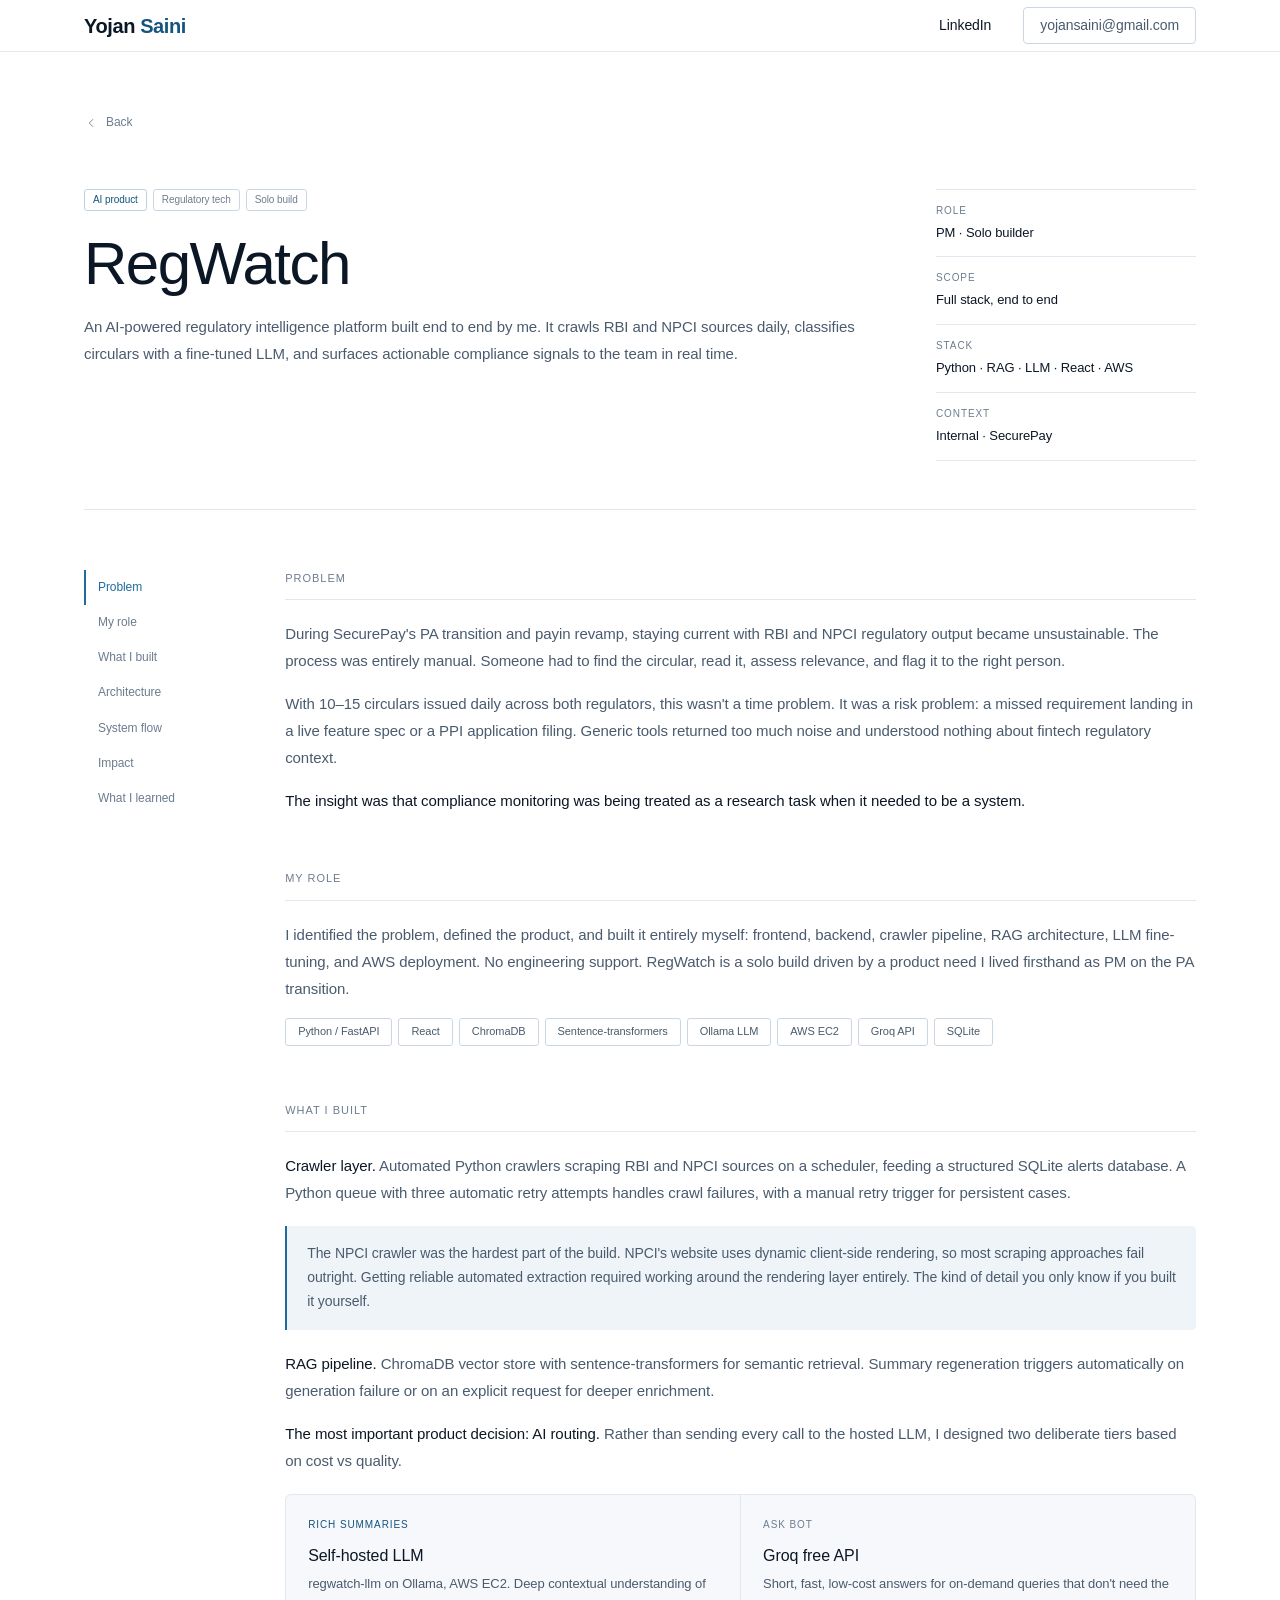
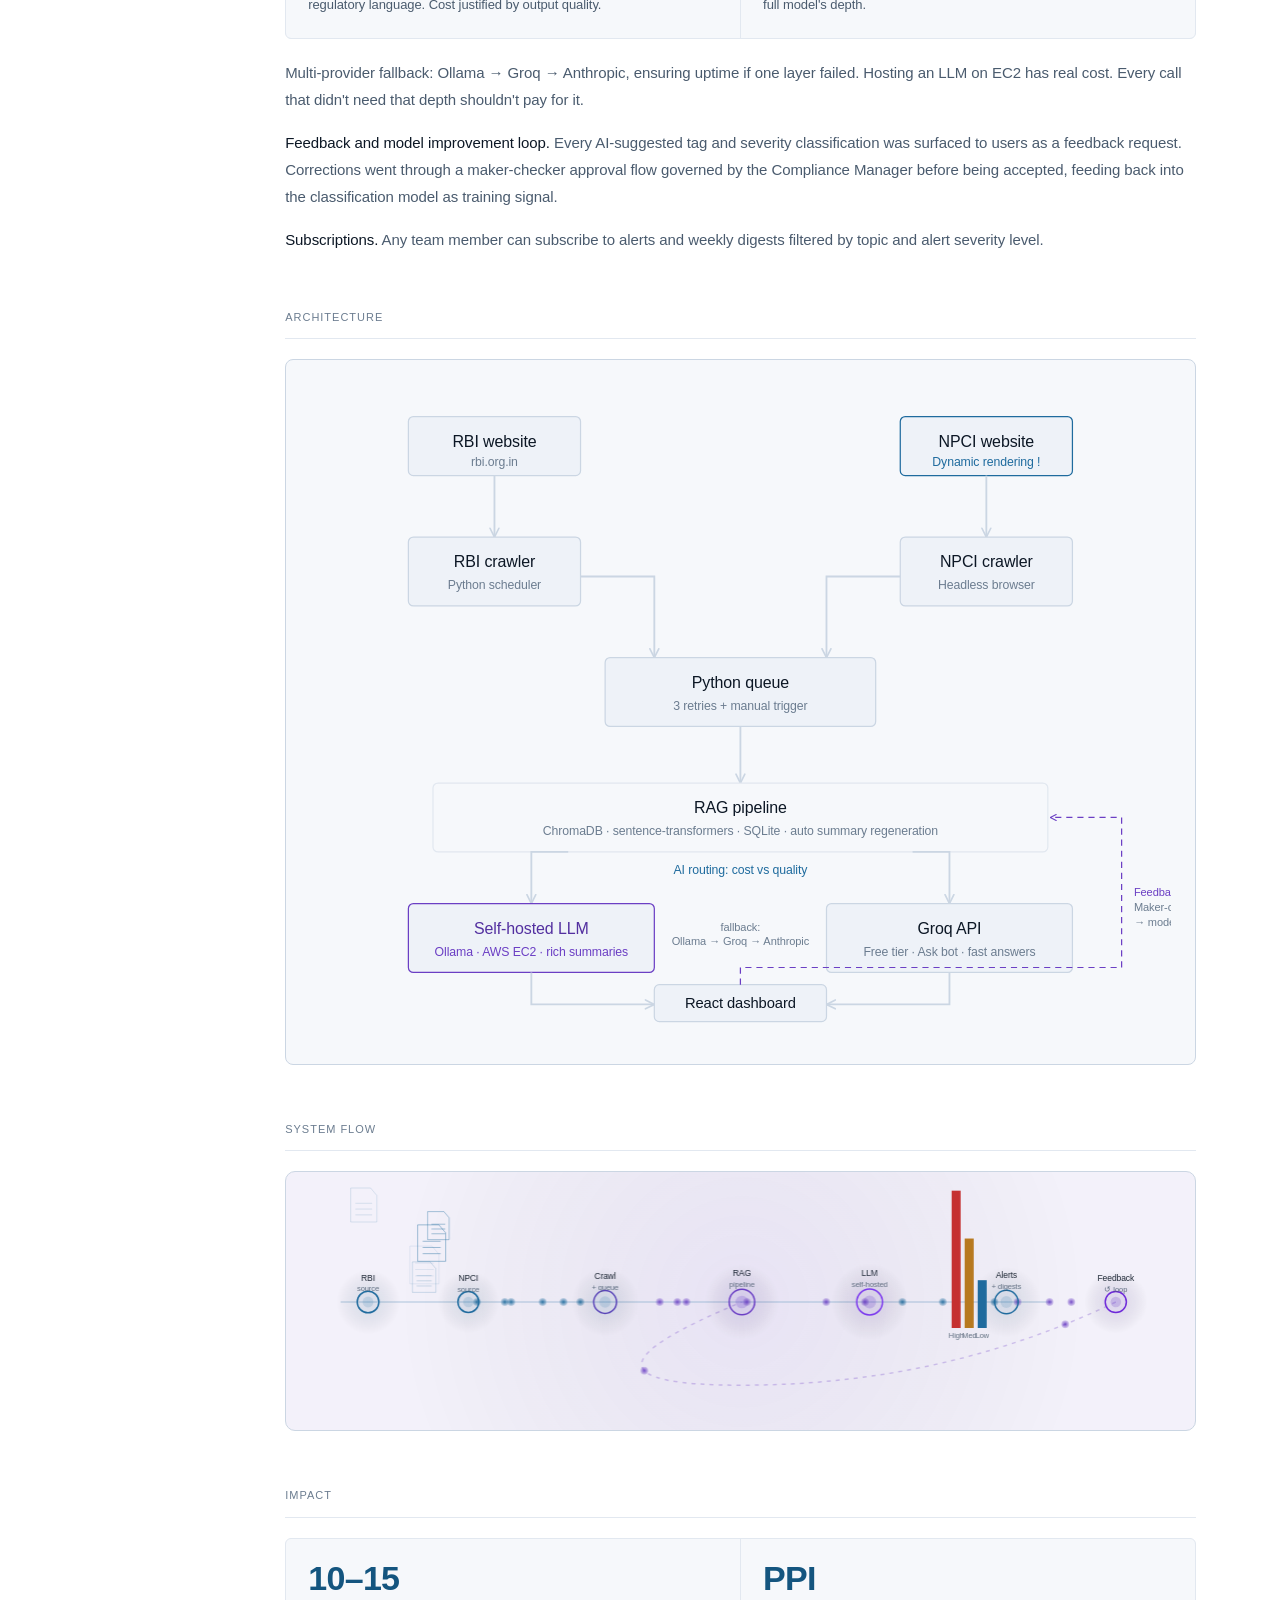
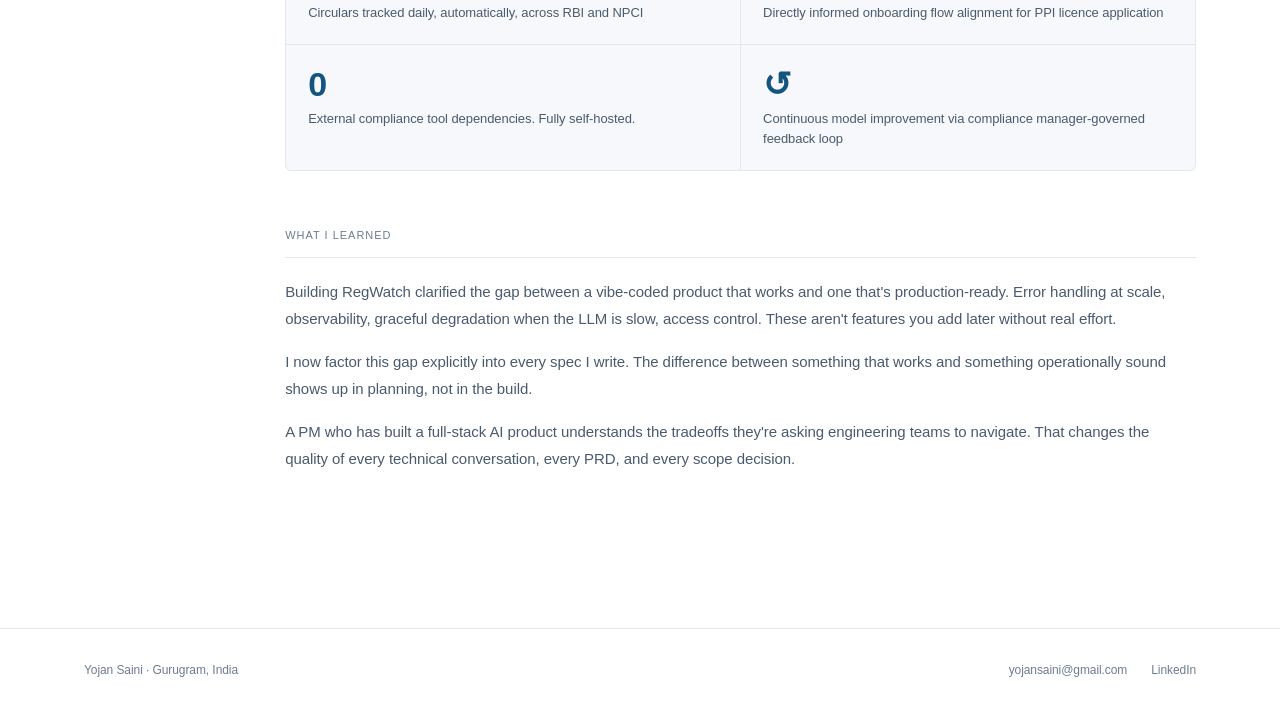
<file: projects/regwatch.html>
<!DOCTYPE html>
<html lang="en">
<head>
<meta charset="UTF-8">
<meta name="viewport" content="width=device-width, initial-scale=1">
<title>RegWatch · Yojan Saini</title>
<link rel="preconnect" href="https://api.fontshare.com">
<link rel="preconnect" href="https://cdn.fontshare.com" crossorigin>
<link href="https://api.fontshare.com/v2/css?f[]=general-sans@300,400,500,600,700&display=swap" rel="stylesheet">
<link rel="stylesheet" href="../assets/css/style.css">
</head>
<body>

<nav class="site-nav">
  <a class="nav-id" href="../index.html">Yojan <span>Saini</span></a>
  <div class="nav-right">
    <a href="https://linkedin.com/in/yojan-saini/" target="_blank">LinkedIn</a>
    <a href="mailto:yojansaini@gmail.com" class="nav-cta">yojansaini@gmail.com</a>
  </div>
</nav>

  <div class="cs-wrap">
    <a class="back" href="../index.html"><svg viewBox="0 0 24 24"><polyline points="15 18 9 12 15 6"/></svg>Back</a>

    <div class="cs-header">
      <div>
        <div class="cs-tags">
          <span class="rtag ai">AI product</span>
          <span class="rtag">Regulatory tech</span>
          <span class="rtag">Solo build</span>
        </div>
        <h1 class="cs-title">RegWatch</h1>
        <p class="cs-lead">An AI-powered regulatory intelligence platform built end to end by me. It crawls RBI and NPCI sources daily, classifies circulars with a fine-tuned LLM, and surfaces actionable compliance signals to the team in real time.</p>
      </div>
      <div>
        <div class="spec-item"><div class="spec-label">Role</div><div class="spec-val">PM · Solo builder</div></div>
        <div class="spec-item"><div class="spec-label">Scope</div><div class="spec-val">Full stack, end to end</div></div>
        <div class="spec-item"><div class="spec-label">Stack</div><div class="spec-val">Python · RAG · LLM · React · AWS</div></div>
        <div class="spec-item"><div class="spec-label">Context</div><div class="spec-val">Internal · SecurePay</div></div>
      </div>
    </div>

    <div class="cs-body">
      <nav class="cs-rail">
        <a class="cs-rail-item act" href="#s-problem">Problem</a>
        <a class="cs-rail-item" href="#s-role">My role</a>
        <a class="cs-rail-item" href="#s-build">What I built</a>
        <a class="cs-rail-item" href="#s-arch">Architecture</a>
        <a class="cs-rail-item" href="#s-flow">System flow</a>
        <a class="cs-rail-item" href="#s-impact">Impact</a>
        <a class="cs-rail-item" href="#s-learned">What I learned</a>
      </nav>

      <div class="cs-content">

        <div class="cs-section" id="s-problem">
          <p class="cs-section-label">Problem</p>
          <div class="cs-text">
            <p>During SecurePay's PA transition and payin revamp, staying current with RBI and NPCI regulatory output became unsustainable. The process was entirely manual. Someone had to find the circular, read it, assess relevance, and flag it to the right person.</p>
            <p>With 10–15 circulars issued daily across both regulators, this wasn't a time problem. It was a risk problem: a missed requirement landing in a live feature spec or a PPI application filing. Generic tools returned too much noise and understood nothing about fintech regulatory context.</p>
            <p><strong>The insight was that compliance monitoring was being treated as a research task when it needed to be a system.</strong></p>
          </div>
        </div>

        <div class="cs-section" id="s-role">
          <p class="cs-section-label">My role</p>
          <div class="cs-text">
            <p>I identified the problem, defined the product, and built it entirely myself: frontend, backend, crawler pipeline, RAG architecture, LLM fine-tuning, and AWS deployment. No engineering support. RegWatch is a solo build driven by a product need I lived firsthand as PM on the PA transition.</p>
          </div>
          <div class="stack">
            <span class="pill">Python / FastAPI</span><span class="pill">React</span><span class="pill">ChromaDB</span>
            <span class="pill">Sentence-transformers</span><span class="pill">Ollama LLM</span>
            <span class="pill">AWS EC2</span><span class="pill">Groq API</span><span class="pill">SQLite</span>
          </div>
        </div>

        <div class="cs-section" id="s-build">
          <p class="cs-section-label">What I built</p>
          <div class="cs-text">
            <p><strong>Crawler layer.</strong> Automated Python crawlers scraping RBI and NPCI sources on a scheduler, feeding a structured SQLite alerts database. A Python queue with three automatic retry attempts handles crawl failures, with a manual retry trigger for persistent cases.</p>
          </div>
          <div class="callout">
            The NPCI crawler was the hardest part of the build. NPCI's website uses dynamic client-side rendering, so most scraping approaches fail outright. Getting reliable automated extraction required working around the rendering layer entirely. The kind of detail you only know if you built it yourself.
          </div>
          <div class="cs-text">
            <p><strong>RAG pipeline.</strong> ChromaDB vector store with sentence-transformers for semantic retrieval. Summary regeneration triggers automatically on generation failure or on an explicit request for deeper enrichment.</p>
            <p><strong>The most important product decision: AI routing.</strong> Rather than sending every call to the hosted LLM, I designed two deliberate tiers based on cost vs quality.</p>
          </div>
          <div class="routing">
            <div class="routing-cell">
              <div class="routing-type ai">Rich summaries</div>
              <div class="routing-name">Self-hosted LLM</div>
              <div class="routing-detail">regwatch-llm on Ollama, AWS EC2. Deep contextual understanding of regulatory language. Cost justified by output quality.</div>
            </div>
            <div class="routing-cell">
              <div class="routing-type">Ask bot</div>
              <div class="routing-name">Groq free API</div>
              <div class="routing-detail">Short, fast, low-cost answers for on-demand queries that don't need the full model's depth.</div>
            </div>
          </div>
          <div class="cs-text">
            <p>Multi-provider fallback: Ollama → Groq → Anthropic, ensuring uptime if one layer failed. Hosting an LLM on EC2 has real cost. Every call that didn't need that depth shouldn't pay for it.</p>
            <p><strong>Feedback and model improvement loop.</strong> Every AI-suggested tag and severity classification was surfaced to users as a feedback request. Corrections went through a maker-checker approval flow governed by the Compliance Manager before being accepted, feeding back into the classification model as training signal.</p>
            <p><strong>Subscriptions.</strong> Any team member can subscribe to alerts and weekly digests filtered by topic and alert severity level.</p>
          </div>
        </div>

        <!-- ARCHITECTURE DIAGRAM -->
        <div class="cs-section" id="s-arch">
          <p class="cs-section-label">Architecture</p>
          <div class="arch-wrap">
            <svg width="100%" viewBox="0 0 700 520" role="img" xmlns="http://www.w3.org/2000/svg">
              <title>RegWatch architecture</title>
              <defs>
                <marker id="arr" viewBox="0 0 10 10" refX="9" refY="5" markerWidth="6" markerHeight="6" orient="auto-start-reverse">
                  <path d="M1 1L9 5L1 9" fill="none" stroke="context-stroke" stroke-width="1.5" stroke-linecap="round" stroke-linejoin="round"/>
                </marker>
              </defs>

              <!-- ROW 1: Sources -->
              <!-- RBI box -->
              <rect x="80" y="20" width="140" height="48" rx="4" class="box" stroke-width="1"/>
              <text font-family="General Sans, Inter, sans-serif" font-size="13" font-weight="500" class="t1" x="150" y="40" text-anchor="middle" dominant-baseline="central">RBI website</text>
              <text font-family="General Sans, Inter, sans-serif" font-size="10" class="t3" x="150" y="57" text-anchor="middle" dominant-baseline="central">rbi.org.in</text>

              <!-- NPCI box -->
              <rect x="480" y="20" width="140" height="48" rx="4" class="box hl" stroke-width="1"/>
              <text font-family="General Sans, Inter, sans-serif" font-size="13" font-weight="500" class="t1" x="550" y="40" text-anchor="middle" dominant-baseline="central">NPCI website</text>
              <text font-family="General Sans, Inter, sans-serif" font-size="10" class="ta" x="550" y="57" text-anchor="middle" dominant-baseline="central">Dynamic rendering !</text>

              <!-- ROW 2: Crawlers -->
              <line x1="150" y1="68" x2="150" y2="118" class="ln" stroke-width="1.5" marker-end="url(#arr)"/>
              <line x1="550" y1="68" x2="550" y2="118" class="ln" stroke-width="1.5" marker-end="url(#arr)"/>

              <rect x="80" y="118" width="140" height="56" rx="4" class="box" stroke-width="1"/>
              <text font-family="General Sans, Inter, sans-serif" font-size="13" font-weight="500" class="t1" x="150" y="138" text-anchor="middle" dominant-baseline="central">RBI crawler</text>
              <text font-family="General Sans, Inter, sans-serif" font-size="10" class="t3" x="150" y="157" text-anchor="middle" dominant-baseline="central">Python scheduler</text>

              <rect x="480" y="118" width="140" height="56" rx="4" class="box" stroke-width="1"/>
              <text font-family="General Sans, Inter, sans-serif" font-size="13" font-weight="500" class="t1" x="550" y="138" text-anchor="middle" dominant-baseline="central">NPCI crawler</text>
              <text font-family="General Sans, Inter, sans-serif" font-size="10" class="t3" x="550" y="157" text-anchor="middle" dominant-baseline="central">Headless browser</text>

              <!-- Both crawlers → Queue (center) -->
              <path d="M220 150 L280 150 L280 216" class="ln" stroke-width="1.5" fill="none" marker-end="url(#arr)"/>
              <path d="M480 150 L420 150 L420 216" class="ln" stroke-width="1.5" fill="none" marker-end="url(#arr)"/>

              <!-- ROW 3: Queue (center) -->
              <rect x="240" y="216" width="220" height="56" rx="4" class="box" stroke-width="1"/>
              <text font-family="General Sans, Inter, sans-serif" font-size="13" font-weight="500" class="t1" x="350" y="236" text-anchor="middle" dominant-baseline="central">Python queue</text>
              <text font-family="General Sans, Inter, sans-serif" font-size="10" class="t3" x="350" y="255" text-anchor="middle" dominant-baseline="central">3 retries + manual trigger</text>

              <!-- Queue → RAG -->
              <line x1="350" y1="272" x2="350" y2="318" class="ln" stroke-width="1.5" marker-end="url(#arr)"/>

              <!-- ROW 4: RAG Pipeline (wide) -->
              <rect x="100" y="318" width="500" height="56" rx="4" class="box wide" stroke-width="1"/>
              <text font-family="General Sans, Inter, sans-serif" font-size="13" font-weight="500" class="t1" x="350" y="338" text-anchor="middle" dominant-baseline="central">RAG pipeline</text>
              <text font-family="General Sans, Inter, sans-serif" font-size="10" class="t3" x="350" y="357" text-anchor="middle" dominant-baseline="central">ChromaDB · sentence-transformers · SQLite · auto summary regeneration</text>

              <!-- AI routing label -->
              <text font-family="General Sans, Inter, sans-serif" font-size="10" class="ta" x="350" y="392" text-anchor="middle">AI routing: cost vs quality</text>

              <!-- RAG → LLM (left) -->
              <path d="M210 374 L180 374 L180 416" class="ln" stroke-width="1.5" fill="none" marker-end="url(#arr)"/>
              <!-- RAG → Ask bot (right) -->
              <path d="M490 374 L520 374 L520 416" class="ln" stroke-width="1.5" fill="none" marker-end="url(#arr)"/>

              <!-- ROW 5: LLM tiers -->
              <rect x="80" y="416" width="200" height="56" rx="4" class="box ai" stroke-width="1"/>
              <text font-family="General Sans, Inter, sans-serif" font-size="13" font-weight="500" class="tp2" x="180" y="436" text-anchor="middle" dominant-baseline="central">Self-hosted LLM</text>
              <text font-family="General Sans, Inter, sans-serif" font-size="10" class="tp" x="180" y="455" text-anchor="middle" dominant-baseline="central">Ollama · AWS EC2 · rich summaries</text>

              <rect x="420" y="416" width="200" height="56" rx="4" class="box" stroke-width="1"/>
              <text font-family="General Sans, Inter, sans-serif" font-size="13" font-weight="500" class="t1" x="520" y="436" text-anchor="middle" dominant-baseline="central">Groq API</text>
              <text font-family="General Sans, Inter, sans-serif" font-size="10" class="t3" x="520" y="455" text-anchor="middle" dominant-baseline="central">Free tier · Ask bot · fast answers</text>

              <!-- Fallback chain label between tiers -->
              <text font-family="General Sans, Inter, sans-serif" font-size="9" class="t3" x="350" y="438" text-anchor="middle">fallback:</text>
              <text font-family="General Sans, Inter, sans-serif" font-size="9" class="t3" x="350" y="450" text-anchor="middle">Ollama → Groq → Anthropic</text>

              <!-- Both LLM tiers → Dashboard -->
              <path d="M180 472 L180 498 L280 498" class="ln" stroke-width="1.5" fill="none" marker-end="url(#arr)"/>
              <path d="M520 472 L520 498 L420 498" class="ln" stroke-width="1.5" fill="none" marker-end="url(#arr)"/>

              <!-- ROW 6: Dashboard -->
              <rect x="280" y="482" width="140" height="30" rx="4" class="box" stroke-width="1"/>
              <text font-family="General Sans, Inter, sans-serif" font-size="12" font-weight="500" class="t1" x="350" y="497" text-anchor="middle" dominant-baseline="central">React dashboard</text>

              <!-- Feedback loop: dashed arc from dashboard back up to RAG -->
              <path d="M350 482 L350 468 L660 468 L660 346 L602 346" class="lnp" stroke-width="1" stroke-dasharray="5 4" fill="none" marker-end="url(#arr)"/>
              <text font-family="General Sans, Inter, sans-serif" font-size="9" class="tp" x="670" y="410" text-anchor="start">Feedback</text>
              <text font-family="General Sans, Inter, sans-serif" font-size="9" class="t3" x="670" y="422" text-anchor="start">Maker-checker</text>
              <text font-family="General Sans, Inter, sans-serif" font-size="9" class="t3" x="670" y="434" text-anchor="start">→ model training</text>

            </svg>
          </div>
        </div>

        <!-- ANIMATED SYSTEM FLOW -->
        <div class="cs-section" id="s-flow">
          <p class="cs-section-label">System flow</p>
          <div class="rw-graphic-wrap">
            <canvas id="rwCanvas"></canvas>
          </div>
        </div>

        <div class="cs-section" id="s-impact">
          <p class="cs-section-label">Impact</p>
          <div class="impact">
            <div class="impact-cell"><div class="impact-num">10–15</div><div class="impact-desc">Circulars tracked daily, automatically, across RBI and NPCI</div></div>
            <div class="impact-cell"><div class="impact-num">PPI</div><div class="impact-desc">Directly informed onboarding flow alignment for PPI licence application</div></div>
            <div class="impact-cell"><div class="impact-num">0</div><div class="impact-desc">External compliance tool dependencies. Fully self-hosted.</div></div>
            <div class="impact-cell"><div class="impact-num">↺</div><div class="impact-desc">Continuous model improvement via compliance manager-governed feedback loop</div></div>
          </div>
        </div>

        <div class="cs-section" id="s-learned">
          <p class="cs-section-label">What I learned</p>
          <div class="cs-text">
            <p>Building RegWatch clarified the gap between a vibe-coded product that works and one that's production-ready. Error handling at scale, observability, graceful degradation when the LLM is slow, access control. These aren't features you add later without real effort.</p>
            <p>I now factor this gap explicitly into every spec I write. The difference between something that works and something operationally sound shows up in planning, not in the build.</p>
            <p>A PM who has built a full-stack AI product understands the tradeoffs they're asking engineering teams to navigate. That changes the quality of every technical conversation, every PRD, and every scope decision.</p>
          </div>
        </div>

      </div>
    </div>
  </div>

<footer>
  <span class="footer-l">Yojan Saini · Gurugram, India</span>
  <div class="footer-r">
    <a href="mailto:yojansaini@gmail.com">yojansaini@gmail.com</a>
    <a href="https://linkedin.com/in/yojan-saini/" target="_blank">LinkedIn</a>
  </div>
</footer>
<script src="../assets/js/case.js"></script>
<script src="../assets/js/regwatch-canvas.js"></script>
</body></html>
</file>
<file: assets/css/style.css>
*,*::before,*::after{box-sizing:border-box;margin:0;padding:0}
:root{
  color-scheme:dark;
  --bg:#070f1c;--bg1:#0e1b2e;--bg2:#13263d;--bg3:#1e3a5c;
  --text:#f4f6f8;--text2:#b2c0d1;--text3:#8699ad;
  --accent:#5a9fd4;--accent2:#8ec5f0;
  --border:#24405f;--border2:#365madd;--border2:#365a7f;
  --purple:#9b74e8;--purple2:#bfa0f5;
  --navbg:rgba(7,15,28,.92);--card1:#0e1b2e;--card2:rgba(14,27,46,.45);
  --card1h:#13263d;--card2h:rgba(19,38,61,.55);
  --cell:#070f1c;--btn-fg:#06111f;
  --tint:rgba(90,159,212,.10);--tintb:rgba(90,159,212,.38);
  --glow1:rgba(90,159,212,.18);--glow2:rgba(155,116,232,.07);--canvasbg:#06021a;
  --sans:'General Sans','Inter',-apple-system,BlinkMacSystemFont,'Segoe UI',sans-serif;--display:'General Sans','Inter',-apple-system,BlinkMacSystemFont,'Segoe UI',sans-serif;
}
html{scroll-behavior:smooth}
body{font-family:var(--sans);background:var(--bg);color:var(--text);font-size:15px;line-height:1.6;min-height:100vh;-webkit-font-smoothing:antialiased;padding-top:52px;}

/* NAV */
.site-nav{position:fixed;top:0;left:0;right:0;z-index:100;padding:0 max(var(--pad),calc((100vw - 1240px)/2 + var(--pad)));height:52px;display:flex;align-items:center;justify-content:space-between;border-bottom:1px solid var(--border);background:var(--navbg);backdrop-filter:blur(12px);}
.nav-id{text-decoration:none;font-family:var(--display);font-size:20px;font-weight:600;letter-spacing:-0.01em;color:var(--text);cursor:pointer;}
.nav-id span{color:var(--accent2)}
.nav-right{display:flex;align-items:center;gap:32px}
.nav-right a{font-size:14px;color:var(--text);text-decoration:none;transition:color .15s;}
.nav-right a:hover{color:var(--text)}
.nav-cta{font-size:13px;padding:6px 16px;border:1px solid var(--border2);border-radius:4px;color:var(--text2) !important;transition:all .15s !important;}
.nav-cta:hover{border-color:var(--accent) !important;color:var(--accent) !important;}

/* PAGES */

/* --- */
.hero{max-width:1240px;margin:0 auto;padding:104px 48px 88px;}
.hero-pre{font-size:12px;color:var(--accent);letter-spacing:0.06em;margin-bottom:24px;}
.hero-name{font-family:var(--display);font-size:96px;font-weight:300;line-height:1.02;letter-spacing:-0.025em;color:var(--text);margin-bottom:28px;}
.hero-name strong{font-weight:600}
.hero-desc{font-size:19px;color:var(--text2);line-height:1.8;max-width:640px;margin-bottom:44px;}
.hero-desc em{color:var(--text);font-style:normal}
.hero-actions{display:flex;gap:14px;align-items:center;margin-bottom:72px;}
.btn-primary{font-family:var(--sans);font-size:13px;font-weight:500;padding:11px 26px;background:var(--accent);color:var(--btn-fg);border:none;border-radius:4px;cursor:pointer;transition:background .15s;}
.btn-primary:hover{background:var(--accent2)}
.btn-ghost{font-size:13px;color:var(--text2);text-decoration:none;transition:color .15s;}
.btn-ghost:hover{color:var(--text)}
.hero-stats{display:grid;grid-template-columns:repeat(4,1fr);gap:1px;background:var(--border);border:1px solid var(--border);border-radius:6px;overflow:hidden;}
.stat-cell{background:var(--bg1);padding:20px 24px;}
.stat-val{font-family:var(--display);font-size:24px;font-weight:600;color:var(--text);line-height:1;margin-bottom:6px;}
.stat-desc{font-size:12px;color:var(--text3);line-height:1.4;}

/* --- */
.divider{max-width:1240px;margin:0 auto;padding:0 48px;border-top:1px solid var(--border);}

/* --- */
.work-wrap{max-width:1240px;margin:0 auto;padding:56px 48px 100px}
.work-title{font-family:var(--display);font-size:12px;font-weight:500;color:var(--text3);letter-spacing:0.08em;margin-bottom:36px;}
.case-row{color:inherit;text-decoration:none;display:grid;grid-template-columns:180px 1fr 130px;gap:36px;align-items:start;padding:32px 0;border-top:1px solid var(--border);cursor:pointer;transition:border-color .2s;}
.case-row:last-child{border-bottom:1px solid var(--border)}
.case-row:hover{border-top-color:var(--accent)}
.case-row:hover .case-row-title{color:var(--accent2)}
.case-row-meta{padding-top:4px}
.case-row-num{font-family:var(--display);font-size:11px;color:var(--text3);margin-bottom:10px;}
.case-row-tags{display:flex;flex-direction:column;gap:5px}
.rtag{display:inline-block;font-size:10px;color:var(--text3);border:1px solid var(--border2);border-radius:3px;padding:2px 8px;width:fit-content;}
.rtag.ai{color:var(--accent2);border-color:var(--tintb)}
.case-row-title{font-family:var(--display);font-size:24px;font-weight:500;color:var(--text);margin-bottom:10px;transition:color .15s;}
.case-row-sub{font-size:14px;color:var(--text2);line-height:1.7;max-width:440px}
.case-row-right{text-align:right;padding-top:4px;}
.case-row-arrow{font-size:20px;color:var(--text3);transition:transform .2s,color .2s;display:block;margin-bottom:12px;}
.case-row:hover .case-row-arrow{transform:translate(4px,-4px);color:var(--accent)}
.case-row-stack{font-size:11px;color:var(--text3);line-height:1.9;}
.case-row.soon{opacity:0.5}
.case-row.soon:hover{opacity:0.8}
.case-row.soon .case-row-title{color:var(--text)}
.soon-label{font-size:11px;color:var(--text3);border:1px solid var(--border2);border-radius:3px;padding:3px 8px;}

/* --- */
.cs-wrap{max-width:1240px;margin:0 auto;padding:60px 48px 100px}
.back{display:inline-flex;align-items:center;gap:8px;font-size:12px;color:var(--text3);background:none;border:none;cursor:pointer;padding:0;margin-bottom:56px;transition:color .15s;}
.back:hover{color:var(--accent)}
.back svg{width:14px;height:14px;stroke:currentColor;fill:none;stroke-width:1.5;stroke-linecap:round;stroke-linejoin:round}
.cs-header{display:grid;grid-template-columns:1fr 220px;gap:56px;align-items:start;margin-bottom:60px;padding-bottom:48px;border-bottom:1px solid var(--border);}
.cs-tags{display:flex;gap:6px;margin-bottom:20px}
.cs-title{font-family:var(--display);font-size:48px;font-weight:500;line-height:1.1;letter-spacing:-0.02em;color:var(--text);margin-bottom:16px;}
.cs-lead{font-size:15px;color:var(--text2);line-height:1.8}
.spec-item{padding:13px 0;border-bottom:1px solid var(--border);}
.spec-item:first-child{border-top:1px solid var(--border)}
.spec-label{font-size:10px;color:var(--text3);letter-spacing:0.08em;margin-bottom:4px}
.spec-val{font-size:13px;color:var(--text);font-weight:500}
.cs-body{display:grid;grid-template-columns:150px 1fr;gap:48px}
.cs-rail{position:sticky;top:72px;height:fit-content}
.cs-rail-item{font-size:12px;color:var(--text3);padding:8px 0 8px 12px;cursor:pointer;transition:color .15s;border-left:2px solid transparent;display:block;text-decoration:none;}
.cs-rail-item:hover,.cs-rail-item.act{color:var(--accent);border-left-color:var(--accent)}
.cs-section{margin-bottom:56px}
.cs-section-label{font-size:11px;color:var(--text3);letter-spacing:0.08em;margin-bottom:20px;padding-bottom:12px;border-bottom:1px solid var(--border);}
.cs-text{font-size:15px;color:var(--text2);line-height:1.8}
.cs-text p{margin-bottom:16px}
.cs-text p:last-child{margin-bottom:0}
.cs-text strong{color:var(--text);font-weight:500}
.callout{border-left:2px solid var(--accent);padding:16px 20px;margin:20px 0;background:var(--tint);border-radius:0 4px 4px 0;font-size:14px;color:var(--text2);line-height:1.7;}
.routing{display:grid;grid-template-columns:1fr 1fr;gap:1px;background:var(--border);border:1px solid var(--border);border-radius:6px;overflow:hidden;margin:20px 0;}
.routing-cell{background:var(--bg1);padding:22px}
.routing-type{font-size:10px;letter-spacing:0.08em;color:var(--text3);margin-bottom:10px}
.routing-type.ai{color:var(--accent2)}
.routing-name{font-family:var(--display);font-size:16px;font-weight:500;color:var(--text);margin-bottom:6px}
.routing-detail{font-size:13px;color:var(--text2);line-height:1.6}
.impact{display:grid;grid-template-columns:1fr 1fr;gap:1px;background:var(--border);border:1px solid var(--border);border-radius:6px;overflow:hidden;margin:20px 0;}
.impact-cell{background:var(--bg1);padding:22px}
.impact-num{font-family:var(--display);font-size:34px;font-weight:600;color:var(--accent2);line-height:1;margin-bottom:8px}
.impact-desc{font-size:13px;color:var(--text2);line-height:1.5}
.stack{display:flex;flex-wrap:wrap;gap:6px;margin:16px 0}
.pill{font-size:11px;padding:4px 12px;border:1px solid var(--border2);border-radius:3px;color:var(--text2);}

/* --- */
.arch-wrap{border:1px solid var(--border2);border-radius:8px;background:var(--bg1);padding:32px 24px;margin:20px 0;overflow-x:auto;}
.arch-wrap svg{display:block;min-width:580px;}

/* --- */
.rw-graphic-wrap{position:relative;width:100%;height:260px;border-radius:10px;overflow:hidden;border:1px solid var(--border2);margin:20px 0;background:var(--canvasbg);}
#rwCanvas{display:block;width:100%;height:100%;}

/* --- */
footer{border-top:1px solid var(--border);padding:32px max(var(--pad),calc((100vw - 1240px)/2 + var(--pad)));display:flex;justify-content:space-between;align-items:center;}
.footer-l{font-size:12px;color:var(--text3)}
.footer-r{display:flex;gap:24px}
.footer-r a{font-size:12px;color:var(--text3);text-decoration:none;transition:color .15s}
.footer-r a:hover{color:var(--accent)}

@media(max-width:768px){
  .site-nav{padding:0 20px}
  .hero{padding:60px 20px 56px}
  .hero-name{font-size:48px}
  .hero-stats{grid-template-columns:1fr 1fr}
  .work-wrap,.cs-wrap,.divider{padding-left:20px;padding-right:20px}
  .case-row{grid-template-columns:1fr;gap:12px}
  .case-row-right{text-align:left}
  .cs-header{grid-template-columns:1fr}
  .cs-body{grid-template-columns:1fr}
  .cs-rail{display:none}
  .routing,.impact{grid-template-columns:1fr}
  footer{flex-direction:column;gap:16px;align-items:flex-start;padding:24px 20px}
}

/* Multi-page additions */
.cs-section{scroll-margin-top:72px}
.cs-soon{border:1px dashed var(--border2);border-radius:6px;padding:32px;margin-bottom:56px;color:var(--text2);font-size:15px;line-height:1.8}
.cs-soon strong{color:var(--text);font-weight:500}
.hero{position:relative}
.hero::before{content:"";position:absolute;top:-40px;right:-60px;width:520px;height:520px;background:radial-gradient(circle,var(--glow1),var(--glow2) 45%,transparent 70%);pointer-events:none;z-index:-1}
@media(max-width:768px){.hero-name{font-size:56px}.site-nav{padding:0 20px}footer{padding:24px 20px}}

/* Fluid layout */
:root{--pad:clamp(20px,5vw,72px)}
.hero,.work-wrap,.cs-wrap,.divider{padding-left:var(--pad);padding-right:var(--pad)}
.hero{padding-top:clamp(48px,9vw,110px);padding-bottom:clamp(48px,7vw,96px);display:grid;grid-template-columns:minmax(0,1.15fr) minmax(0,1fr);column-gap:clamp(32px,6vw,96px);align-items:start}
.hero>*{grid-column:1}
.hero-name{font-size:clamp(52px,8vw,112px)}
.hero-desc{font-size:clamp(16px,1.5vw,20px)}
.hero-actions{margin-bottom:0;flex-wrap:wrap}
.hero-stats{grid-column:2;grid-row:1/span 5;align-self:center;grid-template-columns:1fr 1fr}
.stat-cell{padding:clamp(18px,2.2vw,32px)}
.stat-val{font-size:clamp(24px,3vw,40px)}
.work-wrap{padding-top:clamp(40px,5vw,64px);padding-bottom:clamp(56px,8vw,110px)}
.case-row{grid-template-columns:minmax(120px,0.6fr) minmax(0,2.4fr) minmax(90px,0.5fr);gap:clamp(16px,3vw,48px)}
.case-row-title{font-size:clamp(22px,2.6vw,32px)}
.case-row-sub{max-width:60ch}
.cs-title{font-size:clamp(34px,5vw,60px)}
.cs-header{grid-template-columns:minmax(0,1fr) minmax(200px,260px);gap:clamp(24px,5vw,72px)}
.cs-body{grid-template-columns:150px minmax(0,1fr);gap:clamp(24px,4vw,56px)}
@media(max-width:900px){
  .hero{grid-template-columns:1fr}
  .hero-stats{grid-column:1;grid-row:auto;margin-top:40px}
  .hero-actions{margin-bottom:0}
  .case-row{grid-template-columns:1fr;gap:12px}
  .case-row-right{text-align:left}
  .cs-header,.cs-body{grid-template-columns:1fr}
  .cs-rail{display:none}
}
@media(max-width:560px){.routing,.impact{grid-template-columns:1fr}.hero-stats{grid-template-columns:1fr 1fr}}
.hero::before{right:0}

/* ---- Project cards ---- */
.work-head{display:flex;justify-content:space-between;align-items:baseline;gap:24px;flex-wrap:wrap;margin-bottom:28px}
.work-title{margin-bottom:0}
.work-note{font-size:12px;color:var(--text3)}

.pcard{display:block;text-decoration:none;color:inherit;border:1px solid var(--border);border-radius:10px;background:linear-gradient(180deg,var(--card1),var(--card2));padding:clamp(22px,2.8vw,34px);margin-bottom:18px;transition:border-color .2s,transform .2s,background .2s;}
.pcard:hover{border-color:var(--border2);transform:translateY(-2px);background:linear-gradient(180deg,var(--card1h),var(--card2h))}
.pcard:hover .pcard-title{color:var(--accent2)}
.pcard:hover .pcard-arrow{transform:translate(3px,-3px);color:var(--accent2)}

.pcard-top{display:flex;justify-content:space-between;align-items:flex-start;gap:16px;margin-bottom:14px}
.pcard-lead{display:flex;align-items:baseline;gap:14px;flex-wrap:wrap}
.pcard-num{font-family:var(--display);font-size:12px;color:var(--text3)}
.pcard-title{font-family:var(--display);font-size:clamp(24px,2.6vw,32px);font-weight:500;color:var(--text);transition:color .15s;letter-spacing:-0.01em}
.pcard-status{font-size:11px;color:var(--text3);border:1px solid var(--border2);border-radius:999px;padding:3px 11px;white-space:nowrap}
.pcard-status.live{color:var(--accent2);border-color:var(--tintb)}
.pcard-arrow{font-size:20px;color:var(--text3);transition:transform .2s,color .2s;flex-shrink:0}

.pcard-tags{display:flex;flex-wrap:wrap;gap:6px;margin-bottom:16px}
.pcard-sub{font-size:15px;color:var(--text2);line-height:1.75;max-width:72ch;margin-bottom:24px}

.pcard-points{display:grid;grid-template-columns:repeat(auto-fit,minmax(200px,1fr));gap:1px;background:var(--border);border:1px solid var(--border);border-radius:7px;overflow:hidden;margin-bottom:22px}
.pp{background:var(--cell);padding:18px 20px}
.pp-label{font-size:10px;letter-spacing:.07em;text-transform:uppercase;color:var(--accent);margin-bottom:8px}
.pp-text{font-size:13px;color:var(--text2);line-height:1.65}

.pcard-foot{display:flex;justify-content:space-between;align-items:center;gap:20px;flex-wrap:wrap;padding-top:18px;border-top:1px solid var(--border)}
.pcard-metrics{display:flex;gap:22px;flex-wrap:wrap}
.pm{font-size:12px;color:var(--text3)}
.pm b{font-family:var(--display);font-size:15px;font-weight:600;color:var(--text);margin-right:5px}
.pcard-stack{font-size:11px;color:var(--text3);text-align:right}

@media(max-width:620px){
  .pcard-foot{flex-direction:column;align-items:flex-start;gap:14px}
  .pcard-stack{text-align:left}
  .pcard-metrics{gap:16px}
}

/* ---- Light theme (follows system setting) ---- */
@media (prefers-color-scheme: light){
  :root{
    color-scheme:light;
    --bg:#ffffff;--bg1:#f6f8fb;--bg2:#eef2f8;--bg3:#dde5ef;
    --text:#0c1725;--text2:#4a5b6e;--text3:#6c7d90;
    --accent:#1f6b9e;--accent2:#14557f;
    --border:#e2e8f0;--border2:#cbd6e3;
    --purple:#6b3fc4;--purple2:#5330a0;
    --navbg:rgba(255,255,255,.9);--card1:#ffffff;--card2:#f8fafc;
    --card1h:#ffffff;--card2h:#f1f6fb;
    --cell:#fbfcfe;--btn-fg:#ffffff;
    --tint:rgba(31,107,158,.07);--tintb:rgba(31,107,158,.3);
    --glow1:rgba(31,107,158,.1);--glow2:rgba(107,63,196,.05);--canvasbg:#f3f1fa;
  }
  .pcard{box-shadow:0 1px 2px rgba(12,23,37,.05)}
  .pcard:hover{box-shadow:0 6px 20px rgba(12,23,37,.08)}
}

/* ---- General Sans tuning (single family: hierarchy by weight) ---- */
body{font-size:16px;letter-spacing:-0.005em}
.hero-name{letter-spacing:-0.035em}
.hero-name strong{font-weight:700}
.cs-title,.pcard-title{letter-spacing:-0.025em}
.work-title,.cs-section-label,.spec-label,.pp-label,.routing-type{font-weight:500;letter-spacing:0.09em;text-transform:uppercase}
.stat-val,.impact-num,.pm b{font-weight:700;letter-spacing:-0.02em;font-variant-numeric:tabular-nums}
.rtag,.pill,.pcard-status{font-weight:500}
.nav-id{font-weight:700;letter-spacing:-0.02em}
/* ================= Layout / overflow fixes ================= */
html,body{overflow-x:hidden}
.pcard,.pcard-sub,.pp-text,.cs-text,.hero-desc,.case-row-sub{overflow-wrap:anywhere}
.pcard-top,.pcard-lead,.work-head,.pcard-foot{min-width:0}
.pcard-title,.pcard-sub,.pp,.pm,.pcard-stack{min-width:0}
.cs-body>*{min-width:0}
.cs-rail{top:76px;max-height:calc(100vh - 96px);overflow-y:auto}
.cs-wrap,.cs-content{min-width:0}
.hero-name{overflow-wrap:break-word}
/* Back is an <a> now, not a <button> */
.back{text-decoration:none;width:fit-content}
.back:hover{color:var(--accent)}
.cs-rail-item{text-decoration:none}

/* ================= The path: one horizontal career track ================= */
.path-wrap{max-width:1240px;margin:0 auto;padding:clamp(44px,6vw,72px) var(--pad) clamp(52px,7vw,88px)}
.bg-head{display:flex;justify-content:space-between;align-items:baseline;gap:24px;flex-wrap:wrap;margin-bottom:38px}

.path-scroll{overflow-x:auto;overflow-y:hidden;margin:0 calc(var(--pad)*-1);padding:0 var(--pad) 4px;scrollbar-width:thin}
.path{list-style:none;display:grid;grid-auto-flow:column;grid-auto-columns:minmax(168px,1fr);gap:0;position:relative;min-width:min-content}

.node{position:relative;padding:0 18px 0 0;display:flex;flex-direction:column}
.node-yr{font-size:11px;color:var(--text3);font-variant-numeric:tabular-nums;letter-spacing:.02em;margin-bottom:12px}
/* the rail itself, drawn per node so it spans the full track */
.node::before{content:"";position:absolute;left:0;right:0;top:28px;height:1px;background:var(--border2)}
.node:last-child::before{right:auto;width:5px}
.node-dot{position:relative;z-index:1;width:11px;height:11px;border-radius:50%;background:var(--text3);box-shadow:0 0 0 4px var(--bg);margin-bottom:16px}
.node.work .node-dot{background:var(--accent)}
.node.now .node-dot{background:var(--accent2);box-shadow:0 0 0 4px var(--bg),0 0 0 7px var(--tint)}

.node-kind{font-size:9.5px;letter-spacing:.09em;text-transform:uppercase;color:var(--text3);margin-bottom:7px}
.node.work .node-kind{color:var(--accent)}
.node.now .node-kind{color:var(--accent2)}
.node-role{font-size:13.5px;font-weight:600;color:var(--text);line-height:1.35;margin-bottom:4px;padding-right:6px}
.node-org{font-size:12.5px;color:var(--text2);line-height:1.4;padding-right:6px}

/* ---- certification chips ---- */
.creds{display:flex;align-items:center;gap:18px;flex-wrap:wrap;margin-top:44px;padding-top:26px;border-top:1px solid var(--border)}
.creds-label{font-size:10px;letter-spacing:.09em;text-transform:uppercase;color:var(--text3);flex-shrink:0}
.creds-list{display:flex;gap:8px;flex-wrap:wrap}
.chip{display:inline-flex;align-items:center;gap:8px;font-size:12.5px;color:var(--text);border:1px solid var(--border);background:var(--card1);border-radius:999px;padding:7px 15px 7px 12px}
.chip svg{width:12px;height:12px;flex-shrink:0;stroke:var(--accent);fill:none;stroke-width:3;stroke-linecap:round;stroke-linejoin:round}
.chip i{font-style:normal;color:var(--text3);font-size:11.5px}


/* ================= Hero: cut-out portrait, theme-aware ================= */
.hero{position:relative;display:flex;align-items:flex-end;min-height:min(86vh,720px);max-width:none;margin:0;
  padding:clamp(48px,7vw,80px) 0 0;overflow:hidden;isolation:isolate;
  background:
    radial-gradient(70% 90% at 72% 85%,var(--glow1),transparent 62%),
    linear-gradient(170deg,var(--bg1) 0%,var(--bg) 58%)}
.hero::before{display:none}

/* portrait: contained, standing on the baseline, no crop */
.hero-bg{position:absolute;right:clamp(0px,5vw,96px);bottom:0;top:clamp(24px,6vh,64px);
  width:min(42%,500px);z-index:-1;display:flex;align-items:flex-end;justify-content:center}
.hero-bg img{width:100%;height:100%;object-fit:contain;object-position:bottom center;
  filter:drop-shadow(0 24px 48px rgba(0,0,0,.28))}

/* ground shadow so the figure is not floating */
.hero-bg::after{content:"";position:absolute;left:8%;right:8%;bottom:-6px;height:70px;z-index:-1;
  background:radial-gradient(50% 50% at 50% 50%,var(--glow1),transparent 70%);opacity:.9}

/* fade the base of the figure into the page */
.hero::after{content:"";position:absolute;left:0;right:0;bottom:0;height:15%;pointer-events:none;
  background:linear-gradient(to bottom,transparent,var(--bg))}

.hero-inner{position:relative;z-index:1;width:100%;max-width:1240px;margin:0 auto;
  padding:0 var(--pad) clamp(56px,9vw,104px)}
.hero-inner>*{max-width:min(560px,54%)}
.hero-actions{margin-bottom:0;max-width:none}

.hero-stats-wrap{max-width:1240px;margin:0 auto;padding:clamp(32px,4vw,52px) var(--pad) clamp(48px,7vw,80px)}
.hero-stats{grid-template-columns:repeat(auto-fit,minmax(170px,1fr));margin-top:0}

@media (prefers-color-scheme: light){
  .hero-bg img{filter:drop-shadow(0 24px 44px rgba(12,23,37,.16))}
  .hero-bg::after{opacity:.6}
}

@media(max-width:900px){
  /* stack: portrait above the copy, nothing overlapping */
  .hero{flex-direction:column;align-items:center;min-height:auto;row-gap:8px;
    padding:clamp(32px,7vw,56px) 0 0;background:linear-gradient(170deg,var(--bg1),var(--bg) 70%)}
  .hero-bg{position:static;width:min(62%,250px);max-width:250px;margin:0 0 4px}
  .hero-bg img{height:auto;aspect-ratio:11/14}
  .hero-bg::after{display:none}
  .hero-inner{padding-bottom:clamp(32px,7vw,56px)}
  .hero-inner>*{max-width:none}
  .hero::after{display:none}
  .creds{flex-direction:column;align-items:flex-start;gap:14px}
}

/* ---- Architecture diagram: colours follow the theme ---- */
.arch-wrap svg .box{fill:var(--bg2);stroke:var(--border2)}
.arch-wrap svg .box.wide{fill:var(--bg1);stroke:var(--border)}
.arch-wrap svg .box.hl{stroke:var(--accent)}
.arch-wrap svg .box.ai{stroke:var(--purple)}
.arch-wrap svg .t1{fill:var(--text)}
.arch-wrap svg .t3{fill:var(--text3)}
.arch-wrap svg .ta{fill:var(--accent)}
.arch-wrap svg .tp{fill:var(--purple)}
.arch-wrap svg .tp2{fill:var(--purple2)}
.arch-wrap svg .ln{stroke:var(--border2);fill:none}
.arch-wrap svg .lnp{stroke:var(--purple);fill:none}

/* ---- Partial Payments diagrams: theme-aware ---- */
.arch-wrap svg .col-hl{fill:var(--tint)}
.arch-wrap svg .mode-h{font-family:var(--display);font-size:14px;font-weight:600}
.arch-wrap svg .mode-sub{font-size:10px}
.arch-wrap svg .pk{font-size:8.5px;letter-spacing:.08em}
.arch-wrap svg .pv{font-size:11.5px;font-weight:500}
.arch-wrap svg .tiny{font-size:8.5px}
.arch-wrap svg .dot-a{fill:var(--accent)}
.arch-wrap svg .dot-p{fill:var(--purple2)}
.arch-wrap svg .tc{fill:#7a6ae0}

/* consent steps */
.arch-wrap svg .step{fill:var(--bg2);stroke:var(--accent);stroke-width:1.5}
.arch-wrap svg .step.key{stroke:var(--purple);fill:var(--tint)}
.arch-wrap svg .step.done{stroke:var(--accent2);stroke-width:2}
.arch-wrap svg .step-n{font-family:var(--display);font-size:12px;font-weight:600}
.arch-wrap svg .step-t{font-family:var(--display);font-size:11px;font-weight:500}
.arch-wrap svg .step-d{font-size:8.5px}

/* status chain */
.arch-wrap svg .row-a{fill:var(--bg1)}
.arch-wrap svg .row-b{fill:var(--bg2)}
.arch-wrap svg .dim-l{font-family:var(--display);font-size:9.5px;font-weight:500;letter-spacing:.07em}
.arch-wrap svg .pillbox{fill:var(--bg2);stroke:var(--border2);stroke-width:1}
.arch-wrap svg .pillbox.ex{stroke:var(--accent)}
.arch-wrap svg .pillbox.rc{stroke:#7a6ae0}
.arch-wrap svg .pillbox.rf{stroke:var(--purple)}
.arch-wrap svg .pillbox.term{stroke-dasharray:3 3;opacity:.62}
.arch-wrap svg .pt{font-size:9.5px;font-weight:500}
.arch-wrap svg .pt-s{font-size:8.5px;font-weight:500}
.arch-wrap svg .ex-l{stroke:var(--accent)}
.arch-wrap svg .rc-l{stroke:#7a6ae0}
.arch-wrap svg .rf-l{stroke:var(--purple)}

/* figure caption + stat strip label */
.fig-note{font-size:11.5px;color:var(--text3);line-height:1.6;margin:-8px 0 20px}
.stat-strip-label{font-size:11px;color:var(--text3);letter-spacing:.08em;text-transform:uppercase;margin:28px 0 14px}
.impact-desc cite{display:block;font-style:normal;font-size:10.5px;color:var(--text3);margin-top:8px;line-height:1.45}
@media (prefers-color-scheme: light){
  .arch-wrap svg .tc,.arch-wrap svg .pillbox.rc,.arch-wrap svg .rc-l{stroke:#5b46b8}
  .arch-wrap svg .tc{fill:#5b46b8;stroke:none}
}

/* ---- The path: vertical on phones, no sideways scroll ---- */
@media(max-width:760px){
  .path-scroll{overflow:visible;margin:0;padding:0}
  .path{grid-auto-flow:row;grid-auto-columns:auto;min-width:0;padding-left:22px;row-gap:0}
  /* one continuous rail instead of a per-node horizontal segment */
  .path::before{content:"";position:absolute;left:5px;top:7px;bottom:7px;width:1px;background:var(--border2)}
  .node{display:block;padding:0 0 22px 0}
  .node:last-child{padding-bottom:0}
  .node::before{display:none}
  .node-dot{position:absolute;left:-22px;top:4px;margin:0}
  .node-yr{margin-bottom:5px}
  .node-kind{margin-bottom:5px}
  .node-role,.node-org{padding-right:0}
}
/* secondary lead paragraph in a case study header */
.cs-lead-2{font-size:14px;color:var(--text2);line-height:1.8;margin-top:16px;opacity:.88}

/* ================= Card art + status pills ================= */
/* number / title / pill share a centre line rather than a baseline */
.pcard-lead{align-items:center;gap:12px}
.pcard-num{position:relative;top:1px;font-size:12px;letter-spacing:.04em}
.pcard-title{line-height:1.1}

.pcard-status{align-self:center;font-size:10.5px;font-weight:600;letter-spacing:.07em;
  text-transform:uppercase;padding:4px 12px;line-height:1.5;white-space:nowrap}
.pcard-status.new{color:#fff;border-color:transparent;
  background:linear-gradient(95deg,var(--accent),var(--purple));
  box-shadow:0 1px 10px var(--tintb)}
.pcard-status.upcoming{color:var(--text3);border-color:var(--border2);background:none}

/* ---- isometric art, top-right of each card ---- */
.pcard{position:relative;overflow:hidden}
.pcard-art{position:absolute;top:58px;right:22px;width:clamp(170px,19vw,228px);
  pointer-events:none;opacity:.95;transition:transform .4s ease,opacity .3s}
.pcard-art svg{display:block;width:100%;height:auto;overflow:visible}
.pcard:hover .pcard-art{transform:translateY(-3px)}
/* keep prose clear of the art */
.pcard-sub{max-width:min(62ch,calc(100% - 250px))}

.iso path,.iso rect,.iso circle{vector-effect:non-scaling-stroke}
.iso-base{fill:var(--tint);stroke:var(--border2);stroke-width:1;stroke-dasharray:3 4}
.iso-top{fill:var(--bg3);stroke:var(--accent);stroke-width:1.1}
.iso-top2{fill:var(--bg2);stroke:var(--accent);stroke-width:1.1}
.iso-l{fill:var(--bg1);stroke:var(--border2);stroke-width:1}
.iso-r{fill:var(--bg2);stroke:var(--border2);stroke-width:1}

/* RegWatch */
.iso-doc path{fill:var(--bg2);stroke:var(--accent);stroke-width:1}
.iso-doc .ln2{stroke:var(--text3);stroke-width:1;fill:none}
.iso-doc{animation:isoFloat 4s ease-in-out infinite}
.iso-doc.d2{animation-delay:-1.8s}
.iso-beam{stroke:var(--purple);stroke-width:1.2;stroke-dasharray:3 4;fill:none}
.iso-pulse{fill:var(--purple2);animation:isoBeam 2.4s ease-in-out infinite}
.iso-chip rect{fill:var(--tint);stroke:var(--accent2);stroke-width:1}
.iso-chip{animation:isoFloat 3.4s ease-in-out infinite}
.iso-chip.c2{animation-delay:-1.4s}

/* Partial Payments */
.iso-step.pend .iso-top{stroke:var(--purple);stroke-dasharray:4 3;fill:var(--tint)}
.iso-step.pend .iso-l,.iso-step.pend .iso-r{stroke-dasharray:4 3;opacity:.65}
.iso-tick circle{fill:var(--bg1);stroke:var(--accent);stroke-width:1.2}
.iso-tick .chk{stroke:var(--accent2);stroke-width:1.8;fill:none;stroke-linecap:round;stroke-linejoin:round}
.iso-tick.wait circle{stroke:var(--purple)}
.iso-tick .wdot{fill:var(--purple2);stroke:none;animation:isoBeam 1.6s ease-in-out infinite}
.iso-tick{animation:isoFloat 4.2s ease-in-out infinite}
.iso-tick.t2{animation-delay:-1.4s}
.iso-tick.t3{animation-delay:-2.8s}

/* DMO: a flow still being assembled */
.iso-wire{stroke:var(--border2);stroke-width:1.2;fill:none;stroke-dasharray:4 4;
  animation:isoWire 3s linear infinite}
.iso-ghost path{fill:none;stroke:var(--purple);stroke-width:1.2;stroke-dasharray:5 4;
  animation:isoGhost 2.8s ease-in-out infinite}
.think circle{fill:var(--purple2)}
.td1{animation:isoThink 1.4s ease-in-out infinite}
.td2{animation:isoThink 1.4s ease-in-out infinite .18s}
.td3{animation:isoThink 1.4s ease-in-out infinite .36s}

@keyframes isoFloat{0%,100%{transform:translateY(0)}50%{transform:translateY(-5px)}}
@keyframes isoBeam{0%,100%{opacity:.25;r:3}50%{opacity:1;r:5}}
@keyframes isoWire{to{stroke-dashoffset:-16}}
@keyframes isoGhost{0%,100%{opacity:.3}50%{opacity:1}}
@keyframes isoThink{0%,100%{opacity:.2;transform:translateY(0)}50%{opacity:1;transform:translateY(-5px)}}

@media (prefers-reduced-motion:reduce){
  .iso-doc,.iso-chip,.iso-tick,.iso-pulse,.iso-wire,.iso-ghost,.think circle{animation:none}
}
@media(max-width:860px){
  .pcard-art{display:none}
  .pcard-sub{max-width:none}
}
</file>
